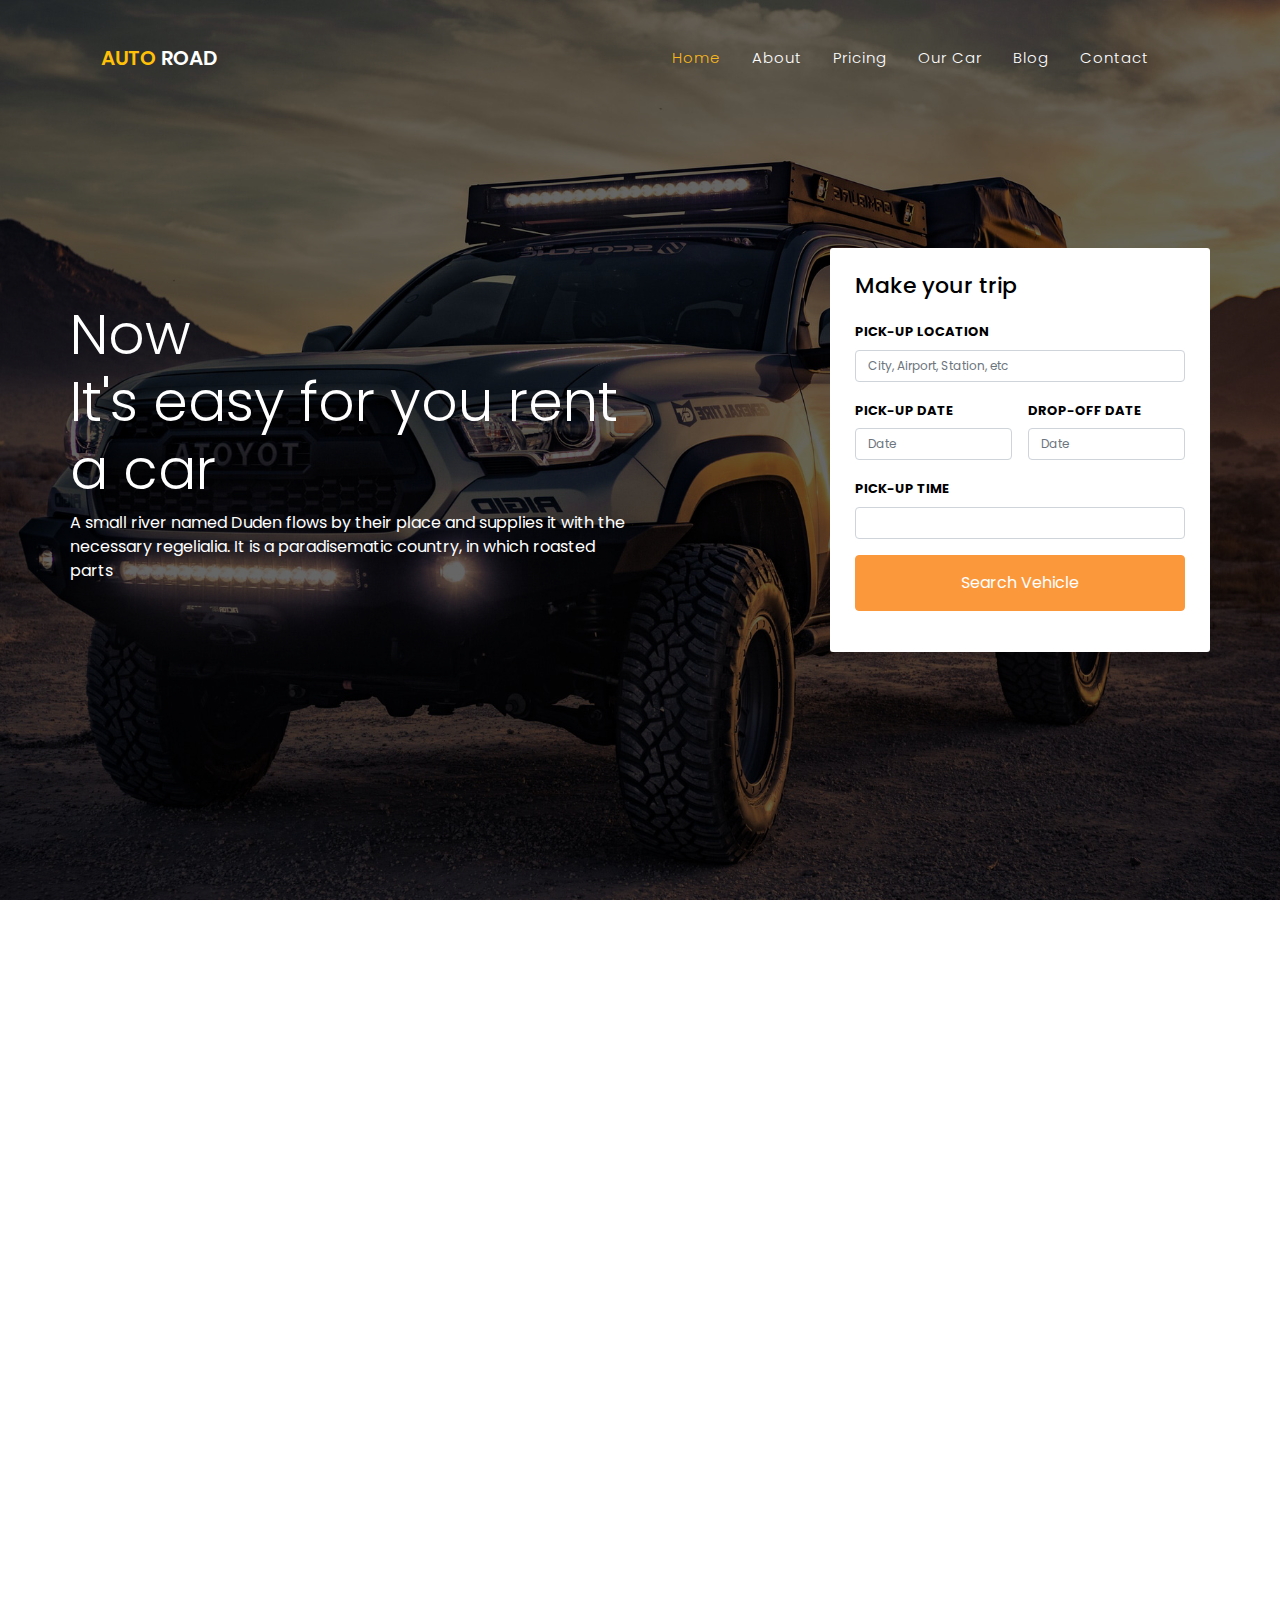
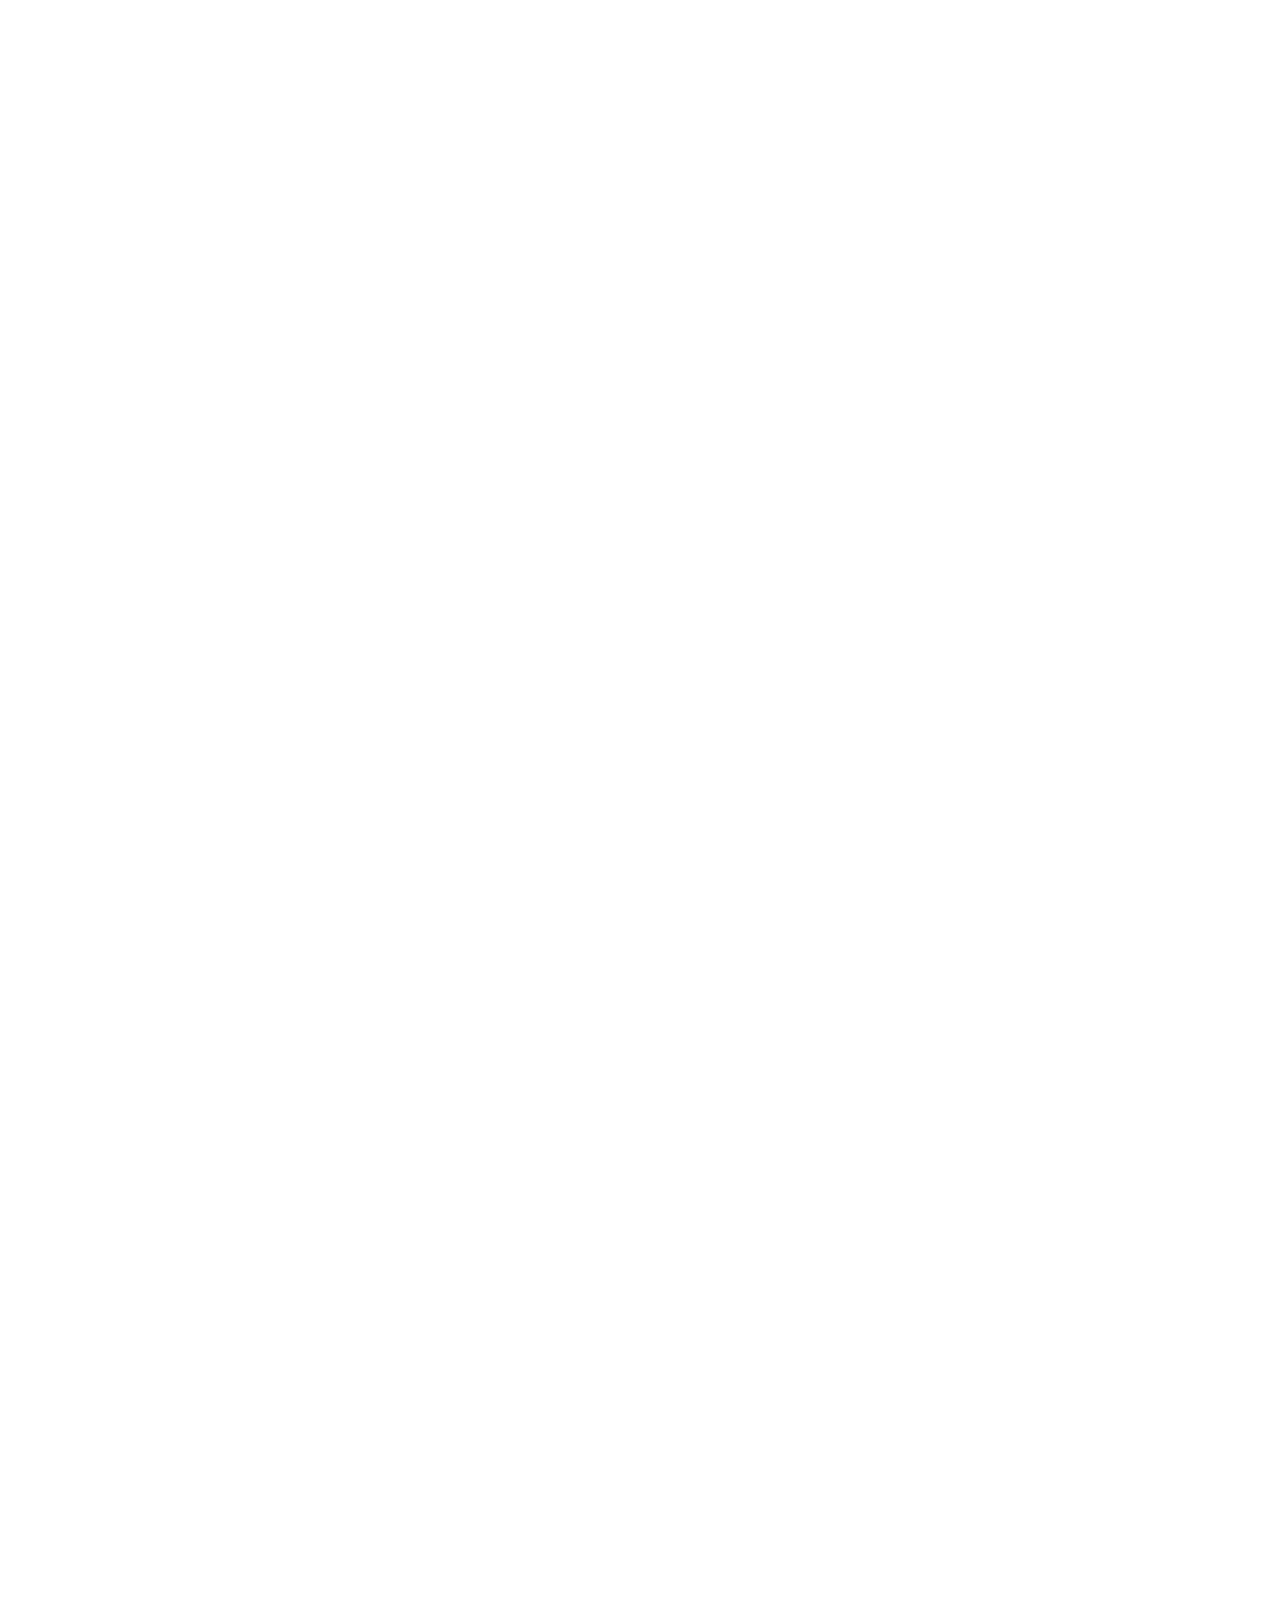
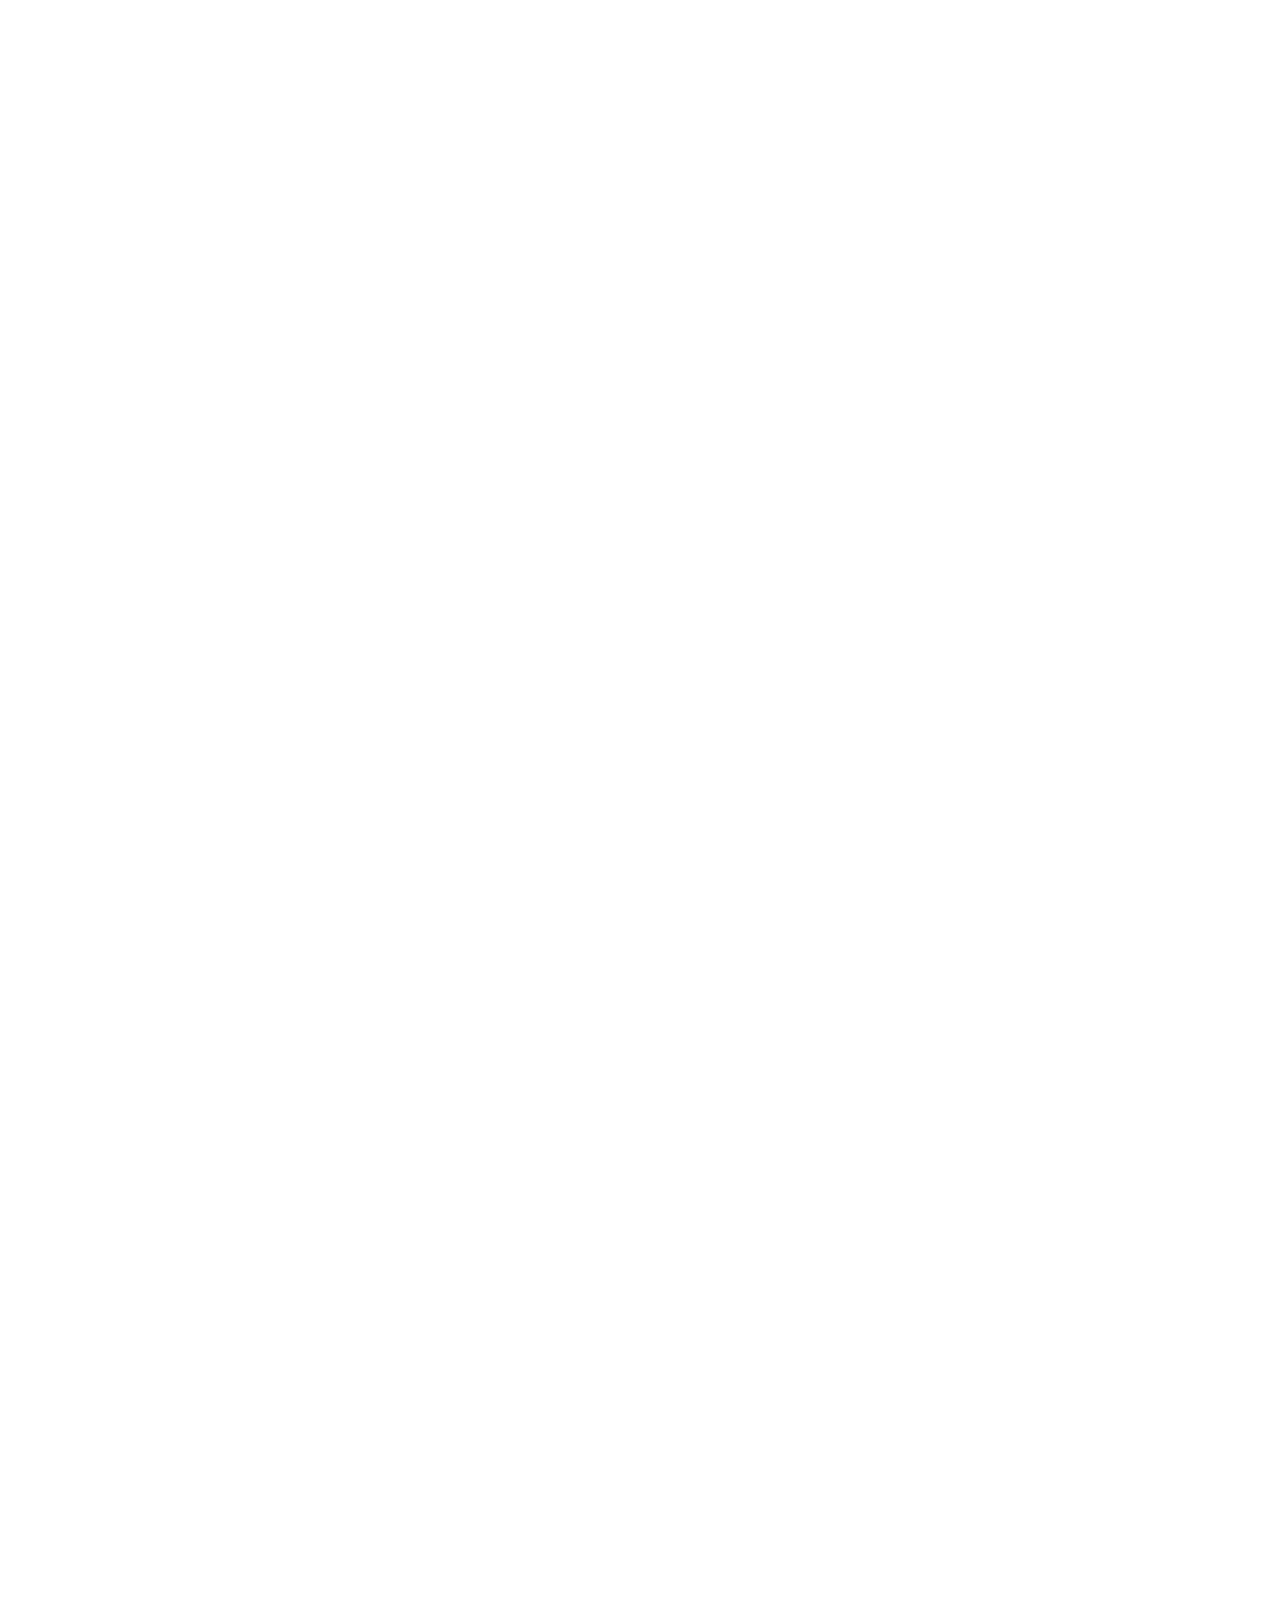
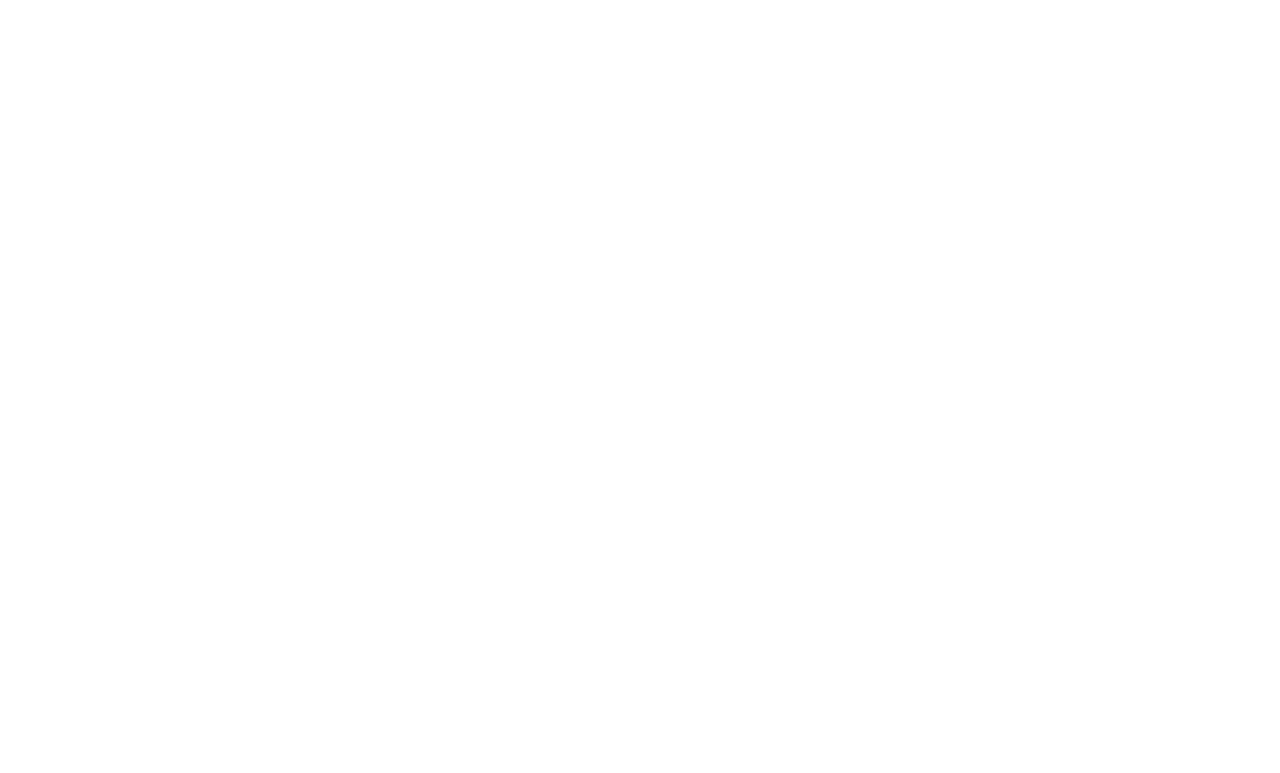
<file: previous/AutoRent/index.html>
<!DOCTYPE html>
<html>
  <head>
    <meta charset="utf-8" />
    <meta
      name="viewport"
      content="width=device-width, initial-scale=1, shrink-to-fit=no"
    />
    <title>Auto Road</title>
    <link href="bootstrap/css/bootstrap.css" rel="stylesheet" />
    <link rel="stylesheet" href="jqueryui/jquery-ui.css" />
    <link rel="stylesheet" href="style.css" />
    <link
      href="https://fonts.googleapis.com/css2?family=Poppins:wght@300;600&display=swap"
      rel="stylesheet"
    />
    <link rel="stylesheet" href="fontawesome/css/all.min.css" />
  </head>
  <body>
    <!--bolum1 başlangıc-->
    <section class="container-fluid bolum1">
      <div class="overlay"></div>
      <div class="container">
        <!--		navigasyon Başlangıc-->
        <nav class="navbar navbar-expand-md navbar-dark">
          <button
            class="navbar-toggler"
            type="button"
            data-toggle="collapse"
            data-target="#navbarSupportedContent"
            aria-controls="navbarSupportedContent"
            aria-expanded="false"
            aria-label="Toggle navigation"
          >
            <span class="navbar-toggler-icon"></span>
          </button>
          <a class="navbar-brand" href="#">
            <span class="text-warning">AUTO</span>
            <span class="text-white">ROAD</span>
          </a>
          <div class="collapse navbar-collapse" id="navbarSupportedContent">
            <ul class="navbar-nav ml-auto">
              <li class="nav-item active">
                <a class="nav-link" href="#"
                  >Home <span class="sr-only">(current)</span></a
                >
              </li>
              <li class="nav-item">
                <a class="nav-link" href="about.html">About</a>
              </li>
              <li class="nav-item"><a class="nav-link" href="#">Pricing</a></li>
              <li class="nav-item"><a class="nav-link" href="#">Our Car</a></li>
              <li class="nav-item"><a class="nav-link" href="#">Blog</a></li>
              <li class="nav-item"><a class="nav-link" href="#">Contact</a></li>
            </ul>
          </div>
        </nav>
        <!--		navigasyon bitiş-->

        <div class="row">
          <div class="col-md-6 text-white p-0 py-4">
            <h2 class="display-4">
              Now<br />
              It's easy for you rent a car
            </h2>
            <p>
              A small river named Duden flows by their place and supplies it
              with the necessary regelialia. It is a paradisematic country, in
              which roasted parts
            </p>
          </div>
          <div class="col-md-4 offset-md-2 bg-white sagicerik">
            <form action="" class="form-header">
              <h3>Make your trip</h3>
              <div class="form-group">
                <label for="">PICK-UP LOCATION</label>
                <input
                  type="text"
                  class="form-control"
                  placeholder="City, Airport, Station, etc"
                />
              </div>
              <div class="d-flex">
                <div class="form-group mr-2 flex-grow-1">
                  <label for="">PICK-UP DATE</label>
                  <input
                    type="text"
                    class="form-control"
                    id="book_pick_date"
                    placeholder="Date"
                  />
                </div>
                <div class="form-group ml-2 flex-grow-1">
                  <label for="">DROP-OFF DATE</label>
                  <input
                    type="text"
                    class="form-control"
                    id="book_off_date"
                    placeholder="Date"
                  />
                </div>
              </div>
              <div class="form-group">
                <label for="">PICK-UP TIME</label>
                <input type="text" class="form-control" id="tarih3" />
              </div>
              <div class="form-group">
                <input
                  type="submit"
                  class="btn btn-primary w-100"
                  value="Search Vehicle"
                />
              </div>
            </form>
          </div>
        </div>
      </div>
    </section>
    <!--Bölüm1 Sonu-->
    <!--bölüm2 Başlangıç-->
    <section class="container bolum2">
      <form action="">
        <div class="row">
          <div class="col-lg">
            <div class="form-group">
              <label for="">Model Select</label>
              <select name="model" id="" class="form-control">
                <option value="1">Model 1</option>
                <option value="2">Model 2</option>
                <option value="3">Model 3</option>
                <option value="4">Model 4</option>
              </select>
            </div>
          </div>
          <div class="col-lg">
            <div class="form-group">
              <label for="">Select Brand</label>
              <select name="brand" id="" class="form-control">
                <option value="1">Brand 1</option>
                <option value="2">Brand 2</option>
                <option value="3">Brand 3</option>
                <option value="4">Brand 4</option>
              </select>
            </div>
          </div>
          <div class="col-lg">
            <div class="form-group">
              <label for="">Year Model</label>
              <select name="yModel" id="" class="form-control">
                <option value="1">Model 1</option>
                <option value="2">Model 2</option>
                <option value="3">Model 3</option>
                <option value="4">Model 4</option>
              </select>
            </div>
          </div>
          <div class="col-lg">
            <div class="form-group">
              <label for="">Price Limit</label>
              <select name="price" id="" class="form-control">
                <option value="1">Model 1</option>
                <option value="2">Model 2</option>
                <option value="3">Model 3</option>
                <option value="4">Model 4</option>
              </select>
            </div>
          </div>
          <div class="col-lg">
            <div class="form-group">
              <input
                type="submit"
                class="form-control btn btn-primary"
                value="Search"
              />
            </div>
          </div>
        </div>
      </form>
    </section>
    <!--Bölüm2 Sonu-->
    <!--	Bölüm3 Başlangıç-->
    <section class="container bolum3">
      <p>OUR SERVICES</p>
      <h3>Our Services</h3>

      <div class="row">
        <div class="col-sm-6 col-lg-3 etiket">
          <i class="fas fa-tools"></i>
          <h4>24/7 Car Support</h4>
          <p>
            A small river named Duden flows by their place and supplies it with
            you
          </p>
        </div>
        <div class="col-sm-6 col-lg-3 etiket text-left">
          <i class="fas fa-tools"></i>
          <h4>24/7 Car Support</h4>
          <p>
            A small river named Duden flows by their place and supplies it with
            you
          </p>
        </div>
        <div class="col-sm-6 col-lg-3 etiket text-left">
          <i class="fas fa-tools"></i>
          <h4>24/7 Car Support</h4>
          <p>
            A small river named Duden flows by their place and supplies it with
            you
          </p>
        </div>
        <div class="col-sm-6 col-lg-3 etiket text-left">
          <i class="fas fa-tools"></i>
          <h4>24/7 Car Support</h4>
          <p>
            A small river named Duden flows by their place and supplies it with
            you
          </p>
        </div>
      </div>
    </section>

    <!--	Bölüm3 Bitiş-->
    <!--	Bölüm4 Başlangıç-->

    <section class="container-fluid bolum4">
      <p>WHAT WE OFFER</p>
      <h3>Choose Your Car</h3>
      <div class="row p-4">
        <div class="col-md-6 col-lg-3">
          <div class="etiket">
            <div
              class="img d-flex justify-content-start align-items-end"
              style="background: url('images/car-1.jpg')"
            >
              <div class="fiyat d-flex shadow">
                <span class="tutar">$30</span>
                <p class="from-day">
                  <span>From</span>
                  <span>/Day</span>
                </p>
              </div>
            </div>
            <h5>Mercedes Grand Sedan</h5>
            <p>Lorem ipsum dolor sit amet, consectetur adipisicing elit.</p>
            <div class="butonlar">
              <button class="btn">Book Now</button>
              <button class="btn">Details</button>
            </div>
          </div>
        </div>
        <div class="col-md-6 col-lg-3">
          <div class="etiket">
            <div
              class="img d-flex justify-content-start align-items-end"
              style="background: url('images/car-2.jpg')"
            >
              <div class="fiyat d-flex shadow">
                <span class="tutar">$30</span>
                <p class="from-day">
                  <span>From</span>
                  <span>/Day</span>
                </p>
              </div>
            </div>
            <h5>Mercedes Grand Sedan</h5>
            <p>Lorem ipsum dolor sit amet, consectetur adipisicing elit.</p>
            <div class="butonlar">
              <button class="btn">Book Now</button>
              <button class="btn">Details</button>
            </div>
          </div>
        </div>
        <div class="col-md-6 col-lg-3">
          <div class="etiket">
            <div
              class="img d-flex justify-content-start align-items-end"
              style="background: url('images/car-3.jpg')"
            >
              <div class="fiyat d-flex shadow">
                <span class="tutar">$30</span>
                <p class="from-day">
                  <span>From</span>
                  <span>/Day</span>
                </p>
              </div>
            </div>
            <h5>Mercedes Grand Sedan</h5>
            <p>Lorem ipsum dolor sit amet, consectetur adipisicing elit.</p>
            <div class="butonlar">
              <button class="btn">Book Now</button>
              <button class="btn">Details</button>
            </div>
          </div>
        </div>
        <div class="col-md-6 col-lg-3">
          <div class="etiket">
            <div
              class="img d-flex justify-content-start align-items-end"
              style="background: url('images/car-4.jpg')"
            >
              <div class="fiyat d-flex shadow">
                <span class="tutar">$30</span>
                <p class="from-day">
                  <span>From</span>
                  <span>/Day</span>
                </p>
              </div>
            </div>
            <h5>Mercedes Grand Sedan</h5>
            <p>Lorem ipsum dolor sit amet, consectetur adipisicing elit.</p>
            <div class="butonlar">
              <button class="btn">Book Now</button>
              <button class="btn">Details</button>
            </div>
          </div>
        </div>
        <div class="col-md-6 col-lg-3">
          <div class="etiket">
            <div
              class="img d-flex justify-content-start align-items-end"
              style="background: url('images/car-1.jpg')"
            >
              <div class="fiyat d-flex shadow">
                <span class="tutar">$30</span>
                <p class="from-day">
                  <span>From</span>
                  <span>/Day</span>
                </p>
              </div>
            </div>
            <h5>Mercedes Grand Sedan</h5>
            <p>Lorem ipsum dolor sit amet, consectetur adipisicing elit.</p>
            <div class="butonlar">
              <button class="btn">Book Now</button>
              <button class="btn">Details</button>
            </div>
          </div>
        </div>
        <div class="col-md-6 col-lg-3">
          <div class="etiket">
            <div
              class="img d-flex justify-content-start align-items-end"
              style="background: url('images/car-2.jpg')"
            >
              <div class="fiyat d-flex shadow">
                <span class="tutar">$30</span>
                <p class="from-day">
                  <span>From</span>
                  <span>/Day</span>
                </p>
              </div>
            </div>
            <h5>Mercedes Grand Sedan</h5>
            <p>Lorem ipsum dolor sit amet, consectetur adipisicing elit.</p>
            <div class="butonlar">
              <button class="btn">Book Now</button>
              <button class="btn">Details</button>
            </div>
          </div>
        </div>
        <div class="col-md-6 col-lg-3">
          <div class="etiket">
            <div
              class="img d-flex justify-content-start align-items-end"
              style="background: url('images/car-3.jpg')"
            >
              <div class="fiyat d-flex shadow">
                <span class="tutar">$30</span>
                <p class="from-day">
                  <span>From</span>
                  <span>/Day</span>
                </p>
              </div>
            </div>
            <h5>Mercedes Grand Sedan</h5>
            <p>Lorem ipsum dolor sit amet, consectetur adipisicing elit.</p>
            <div class="butonlar">
              <button class="btn">Book Now</button>
              <button class="btn">Details</button>
            </div>
          </div>
        </div>
        <div class="col-md-6 col-lg-3">
          <div class="etiket">
            <div
              class="img d-flex justify-content-start align-items-end"
              style="background: url('images/car-4.jpg')"
            >
              <div class="fiyat d-flex shadow">
                <span class="tutar">$30</span>
                <p class="from-day">
                  <span>From</span>
                  <span>/Day</span>
                </p>
              </div>
            </div>
            <h5>Mercedes Grand Sedan</h5>
            <p>Lorem ipsum dolor sit amet, consectetur adipisicing elit.</p>
            <div class="butonlar">
              <button class="btn">Book Now</button>
              <button class="btn">Details</button>
            </div>
          </div>
        </div>
      </div>
    </section>
    <!--	Bölüm 4 Sonu -->
    <!--Bölüm 5 Başlangıç -->
    <section class="container-fluid bolum5">
      <div class="overlay"></div>
      <div class="container">
        <p>WORK FLOW</p>
        <h2>How it works</h2>
        <div class="row">
          <div class="col-md-3">
            <div class="icerik">
              <div class="resim"><i class="fas fa-route"></i></div>
              <h3>Pick Destination</h3>
              <p>
                A small river named Duden flows by their place and supplies it
                with you
              </p>
            </div>
          </div>
          <div class="col-md-3">
            <div class="icerik">
              <div class="resim"><i class="fas fa-route"></i></div>
              <h3>Pick Destination</h3>
              <p>
                A small river named Duden flows by their place and supplies it
                with you
              </p>
            </div>
          </div>
          <div class="col-md-3">
            <div class="icerik">
              <div class="resim"><i class="fas fa-route"></i></div>
              <h3>Pick Destination</h3>
              <p>
                A small river named Duden flows by their place and supplies it
                with you
              </p>
            </div>
          </div>
          <div class="col-md-3">
            <div class="icerik">
              <div class="resim"><i class="fas fa-route"></i></div>
              <h3>Pick Destination</h3>
              <p>
                A small river named Duden flows by their place and supplies it
                with you
              </p>
            </div>
          </div>
        </div>
      </div>
    </section>
    <!--	Bölüm5 Sonu-->
    <!--	bölüm6 Başlangıç-->
    <section class="container bolum6">
      <p>TESTIMONIAL</p>
      <h2>Happy Clients</h2>
      <div class="row">
        <div class="col-md-4 mb-2">
          <div class="card d-block p-3 shadow">
            <img src="images/person_1.jpg" alt="" />
            <div class="card-body">
              <p>
                Some quick example text to build on the card title and make up
                the bulk of the card's content.
              </p>
              <h5>Roger Scott</h5>
              <span>Marketing Manager</span>
            </div>
          </div>
        </div>
        <div class="col-md-4 mb-2">
          <div class="card d-block p-3 shadow">
            <img src="images/person_1.jpg" alt="" />
            <div class="card-body">
              <p>
                Some quick example text to build on the card title and make up
                the bulk of the card's content.
              </p>
              <h5>Roger Scott</h5>
              <span>Marketing Manager</span>
            </div>
          </div>
        </div>
        <div class="col-md-4 mb-2">
          <div class="card d-block p-3 shadow">
            <img src="images/person_1.jpg" alt="" />
            <div class="card-body">
              <p>
                Some quick example text to build on the card title and make up
                the bulk of the card's content.
              </p>
              <h5>Roger Scott</h5>
              <span>Marketing Manager</span>
            </div>
          </div>
        </div>
      </div>
    </section>

    <!--	Bölüm 6 Sonu------->
    <!--	Bölüm 7 Başlangıç -->

    <section class="container bolum7">
      <div class="row">
        <div
          class="col-md-6 resim"
          style="background: url('images/about.jpg')"
        ></div>
        <article class="col-md-6">
          <div class="baslik">
            <p>ABOUT US</p>
            <h3>Choose A Perfect Car</h3>
          </div>
          <p class="icerik">
            A small river named Duden flows by their place and supplies it with
            the necessary regelialia. It is a paradisematic country, in which
            roasted parts of sentences fly into your mouth.
          </p>
          <p class="icerik">
            On her way she met a copy. The copy warned the Little Blind Text,
            that where it came from it would have been rewritten a thousand
            times and everything that was left from its origin would be the word
            "and" and the Little Blind Text should turn around and return to its
            own, safe country. But nothing the copy said could convince her and
            so it didn’t take long until a few insidious Copy Writers ambushed
            her, made her drunk with Longe and Parole and dragged her into their
            agency, where they abused her for their.
          </p>
          <button class="btn">Search Vehicle</button>
        </article>
      </div>
    </section>

    <!--	Bölüm 7 Sonu------->
    <!--	Bölüm 8 Başlangıç -->

    <footer class="container-fluid">
      <div class="container">
        <div class="row">
          <div class="col-md-3 mb-5">
            <h3>About Autoroad</h3>
            <p>
              Far far away, behind the word mountains, far from the countries
              Vokalia and Consonantia, there live the blind texts.
            </p>
            <ul class="sosyalmedya">
              <li>
                <a href=""><i class="fab fa-twitter"></i></a>
              </li>
              <li>
                <a href=""><i class="fab fa-facebook-f"></i></a>
              </li>
              <li>
                <a href=""><i class="fab fa-instagram"></i></a>
              </li>
            </ul>
          </div>

          <div class="col-md-3 mb-5">
            <h3>Information</h3>
            <ul class="footerliste">
              <li><a href="">About</a></li>
              <li><a href="">Services</a></li>
              <li><a href="">Term and Conditions</a></li>
              <li><a href="">About</a></li>
              <li><a href="">About</a></li>
            </ul>
          </div>
          <div class="col-md-3 mb-5">
            <h3>Customer Support</h3>
            <ul class="footerliste">
              <li><a href="">About</a></li>
              <li><a href="">Services</a></li>
              <li><a href="">Term and Conditions</a></li>
              <li><a href="">About</a></li>
              <li><a href="">About</a></li>
            </ul>
          </div>
          <div class="col-md-3 mb-5">
            <h3>Have a Questions?</h3>
            <ul class="footerliste">
              <li>
                <i class="fas fa-map-marker-alt"></i>
                <p>
                  203 Fake St. Mountain View, San Francisco, California, USA
                </p>
              </li>
              <li>
                <a href="#"
                  ><i class="fas fa-phone"></i>
                  <p>+2 392 3929 210</p></a
                >
              </li>
              <li>
                <a href="#"
                  ><i class="fas fa-envelope"></i>
                  <p>info@yourdomain.com</p></a
                >
              </li>
            </ul>
          </div>
        </div>
        <div class="row lisans justify-content-center">
          Copyright ©2020 All rights reserved
        </div>
      </div>
    </footer>

    <script src="bootstrap/js/jquery-3.4.1.min.js"></script>
    <script src="bootstrap/js/bootstrap.js"></script>
    <script src="jqueryui/jquery-ui.js"></script>
    <script src="jscript.js"></script>
  </body>
</html>
</file>
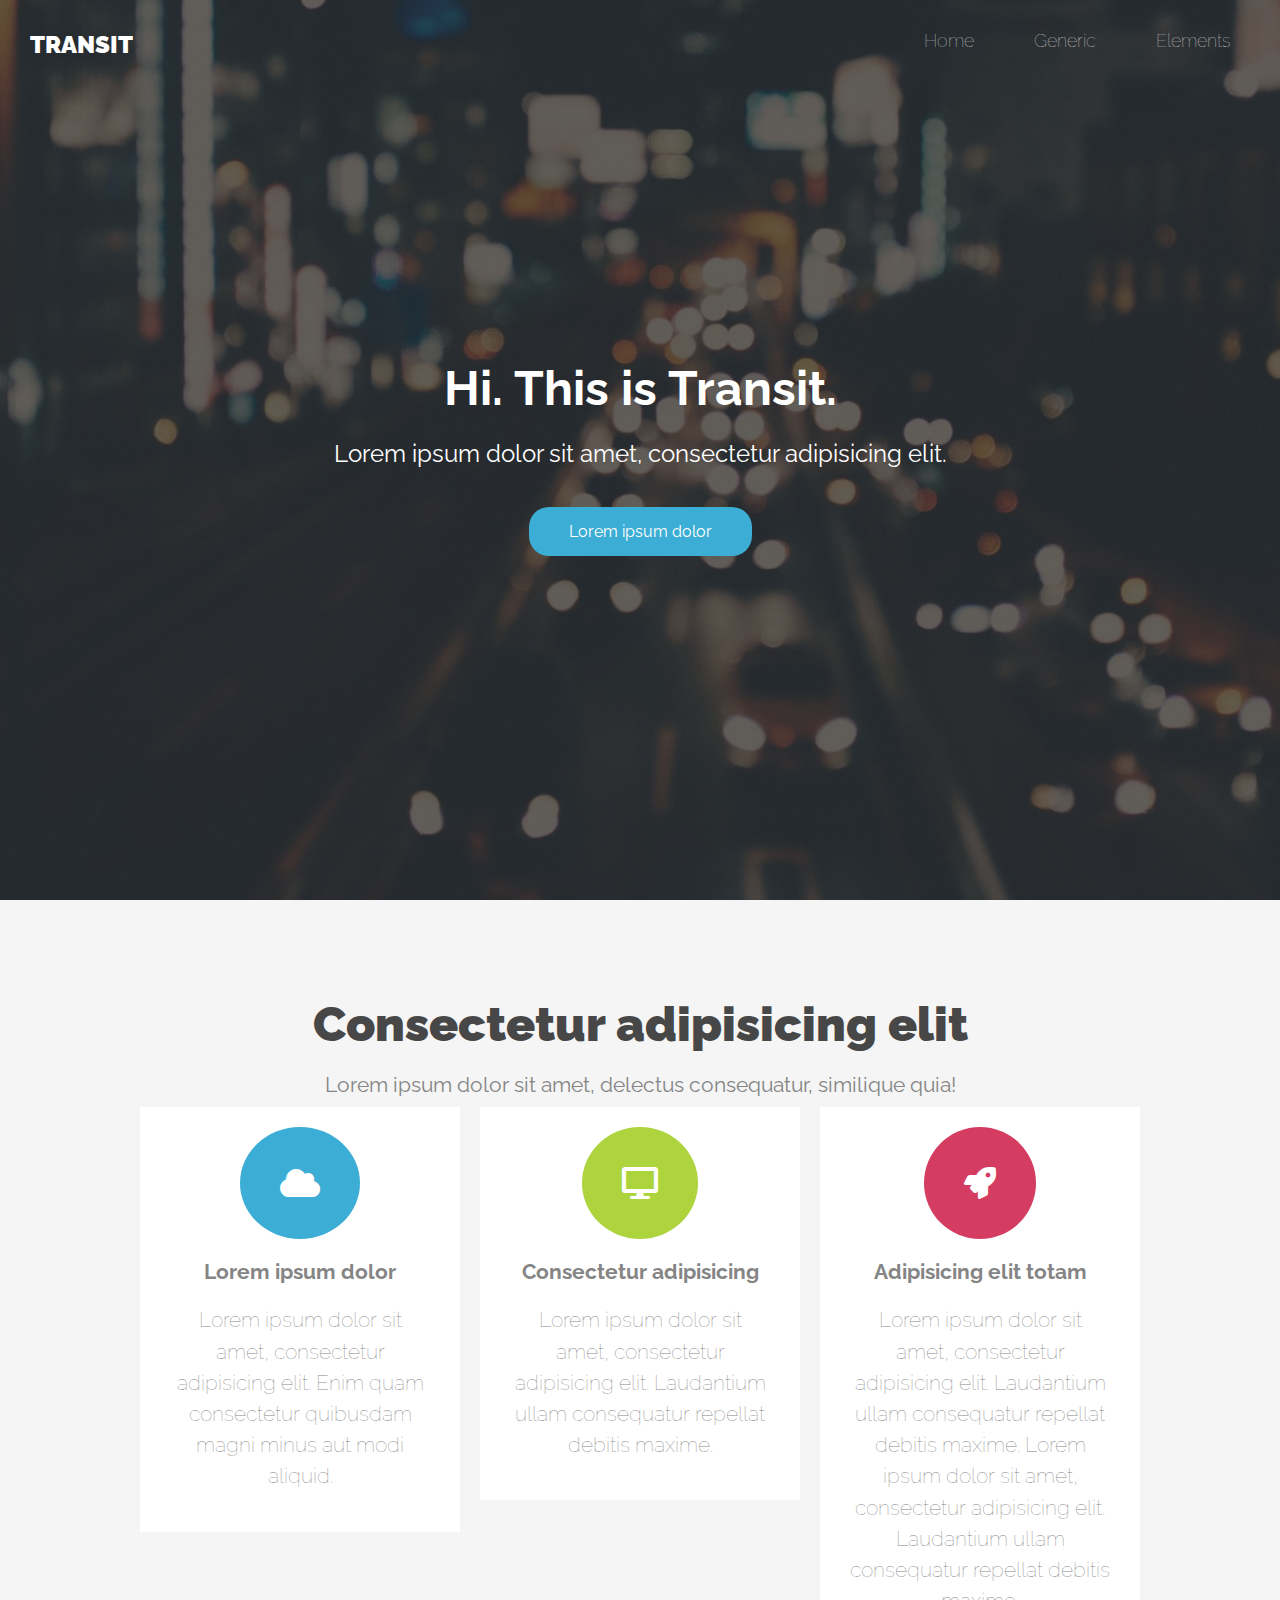
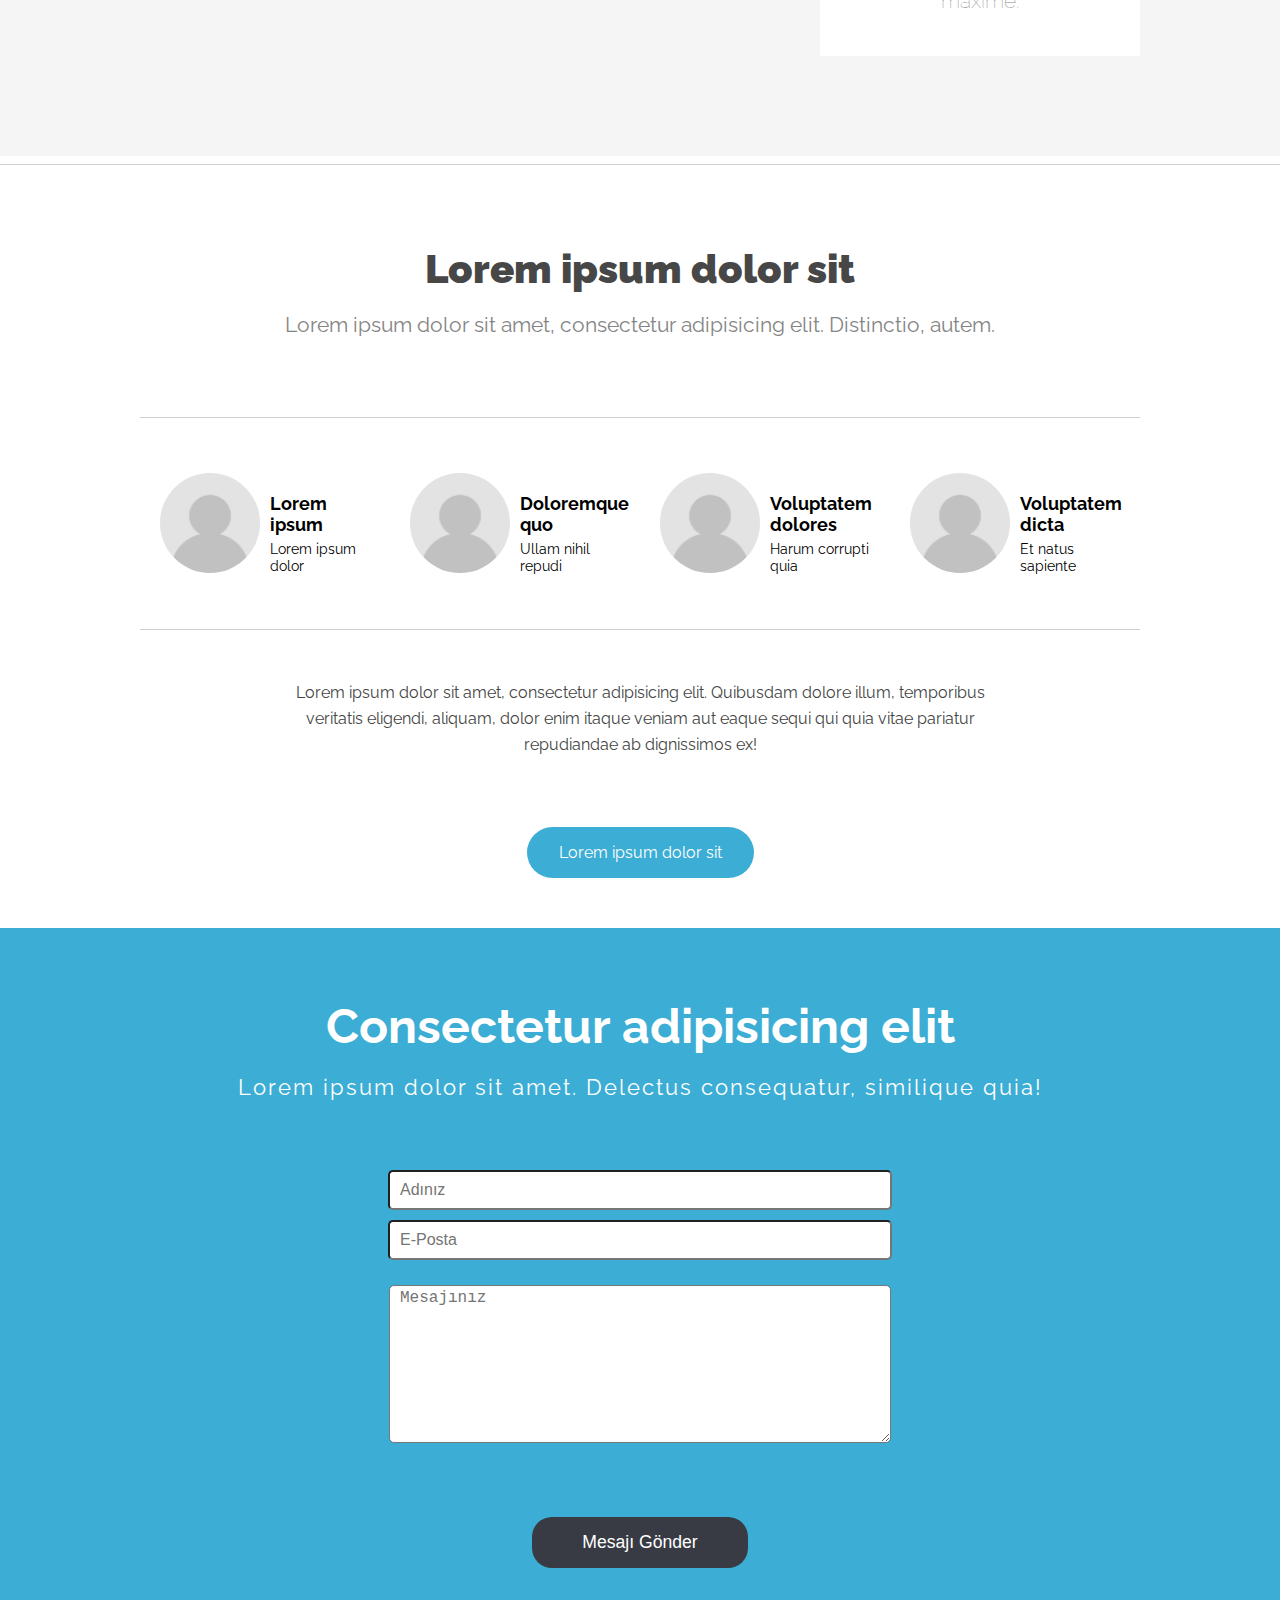
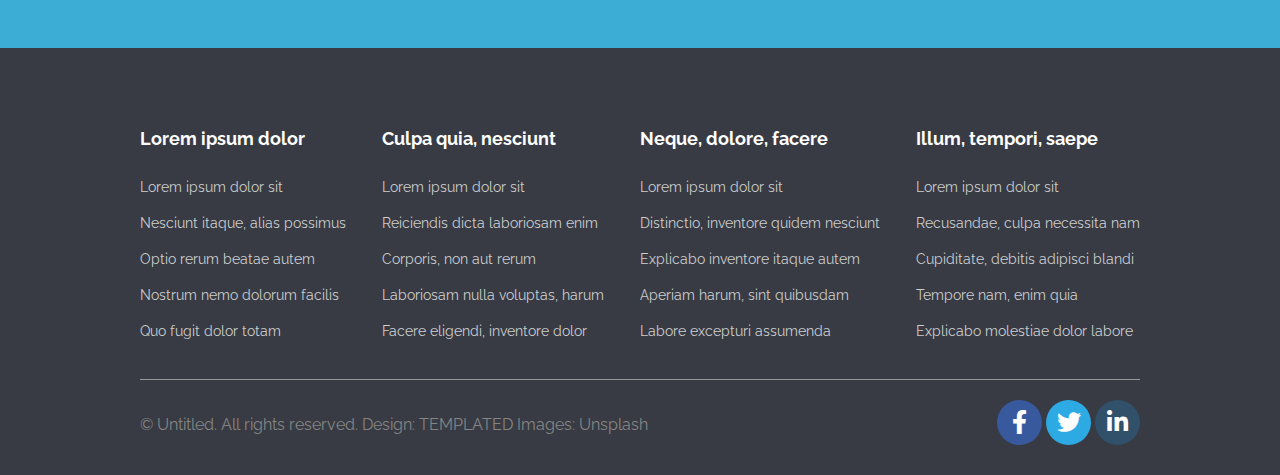
<file: previous/respSite/index.html>
<!doctype html>
<html>
<head>
<meta charset="utf-8">
<title>Responsive tasarım</title>
<meta name="viewport" content="width=device-width, initial-scale=1, maximum-scale=1.0, user-scalable=no">
<link href="responsive.css" rel="stylesheet">
<link href="fontawesome/css/all.css" rel="stylesheet">
<link rel="stylesheet" href="fonts/stylesheet.css">
<link href="https://fonts.googleapis.com/css?family=Raleway&display=swap" rel="stylesheet">

	
	</head>

<body>
<div class="wrapper">
    <div class="banner">
        <header>
            <h1>transit</h1>
            <nav class="menu">
                <ul>
                    <li><a href="#">Home</a></li>
                    <li><a href="#">Generic</a></li>
                    <li><a href="#">Elements</a></li>
                </ul>
            </nav>
        </header>
        <div class="yazi">
            <h2 class="altbaslik">Hi. This is Transit.</h2>
            <p>Lorem ipsum dolor sit amet, consectetur adipisicing elit.</p>
            <ul class="buton">
                <li> <a href="#" class="buton">Lorem ipsum dolor</a> </li>
            </ul>
        </div>
    </div>
    <section class="bolum1">
        <h2>Consectetur adipisicing elit</h2>
        <p>Lorem ipsum dolor sit amet, delectus consequatur, similique quia!</p>
        <div class="container">
            <div class="kutu"> <i class="fas fa-cloud birinci"></i>
                <h3>Lorem ipsum dolor</h3>
                <p>Lorem ipsum dolor sit amet, consectetur adipisicing elit. Enim quam consectetur quibusdam magni minus aut modi aliquid.</p>
            </div>
            <div class="kutu"> <i class="fas fa-desktop ikinci" ></i><br>
                <h3>Consectetur adipisicing</h3>
                <p>Lorem ipsum dolor sit amet, consectetur adipisicing elit. Laudantium ullam consequatur repellat debitis maxime.</p>
            </div>
            <div class="kutu"> <i class="fas fa-rocket ucuncu" ></i><br>
                <h3>Adipisicing elit totam</h3>
                <p>Lorem ipsum dolor sit amet, consectetur adipisicing elit. Laudantium ullam consequatur repellat debitis maxime.
                    Lorem ipsum dolor sit amet, consectetur adipisicing elit. Laudantium ullam consequatur repellat debitis maxime.</p>
            </div>
        </div>
    </section>
    <section class="bolum2">
        <h2>Lorem ipsum dolor sit</h2>
        <p>Lorem ipsum dolor sit amet, consectetur adipisicing elit. Distinctio, autem.</p>
        <div class="container">
            <div class="kisiler">
                <div class="kisi"> <img src="images/profile_placeholder.gif" alt="kisi" />
                    <h4>Lorem ipsum</h4>
                    <p>Lorem ipsum dolor</p>
                </div>
                <div class="kisi"> <img src="images/profile_placeholder.gif" alt="kisi" />
                    <h4>Doloremque quo</h4>
                    <p>Ullam nihil repudi</p>
                </div>
                <div class="kisi"> <img src="images/profile_placeholder.gif" alt="kisi" />
                    <h4>Voluptatem dolores</h4>
                    <p>Harum corrupti quia</p>
                </div>
                <div class="kisi"> <img src="images/profile_placeholder.gif" alt="kisi" />
                    <h4>Voluptatem dicta</h4>
                    <p>Et natus sapiente</p>
                </div>
            </div>
            <article>
                <p>Lorem ipsum dolor sit amet, consectetur adipisicing elit. Quibusdam dolore illum, temporibus veritatis eligendi, aliquam, dolor enim itaque veniam aut eaque sequi qui quia vitae pariatur repudiandae ab dignissimos ex!</p>
                <ul class="actions">
                    <li> <a href="#">Lorem ipsum dolor sit</a> </li>
                </ul>
            </article>
        </div>
    </section>
 
<section class="bolum3">
     
        <h2>Consectetur adipisicing elit</h2>
            <p>Lorem ipsum dolor sit amet. Delectus consequatur, similique quia!</p>
    
       <div class="container">
               <div class="form">
                   <form id="iletisim" name="iletisim" method="post">
                       <p>
                           <input name="ad" type="text" required="required" id="textfield" placeholder="Adınız">
                           <input name="email" type="email" required="required" id="email" placeholder="E-Posta">
                       </p>
                       <p>
                           <textarea name="textarea" required="required" id="textarea" placeholder="Mesajınız"></textarea>
                       </p>
                       <p>
                           <input type="submit" name="button" id="button" value="Mesajı Gönder">
                       </p>
                   </form>
            </div>
           
    </div>
    
    
</section>
    <footer>
        <div class="icerik">
        <div class="container">
			<div class="footerkutu">
            <h3>Lorem ipsum dolor</h3>
        <ul>
            <li><a href="#">Lorem ipsum dolor sit</a></li>
            <li><a href="#">Nesciunt itaque, alias possimus</a></li>
            <li><a href="#">Optio rerum beatae autem</a></li>
            <li><a href="#">Nostrum nemo dolorum facilis</a></li>
            <li><a href="#">Quo fugit dolor totam</a></li>
        </ul>
				</div>
			<div class="footerkutu">
			  <h3>Culpa quia, nesciunt</h3>
			        <ul>
									<li><a href="#">Lorem ipsum dolor sit</a></li>
									<li><a href="#">Reiciendis dicta laboriosam enim</a></li>
									<li><a href="#">Corporis, non aut rerum</a></li>
									<li><a href="#">Laboriosam nulla voluptas, harum</a></li>
									<li><a href="#">Facere eligendi, inventore dolor</a></li>
								</ul>
				</div>
			<div class="footerkutu">
			  <h3>Neque, dolore, facere</h3>
			 <ul>
                <li><a href="#">Lorem ipsum dolor sit</a></li>
                <li><a href="#">Distinctio, inventore quidem nesciunt</a></li>
                <li><a href="#">Explicabo inventore itaque autem</a></li>
                <li><a href="#">Aperiam harum, sint quibusdam</a></li>
                <li><a href="#">Labore excepturi assumenda</a></li>
            </ul>
				</div>
			<div class="footerkutu">
			<h3>Illum, tempori, saepe
</h3>
			       <ul>
                    <li><a href="#">Lorem ipsum dolor sit</a></li>
                    <li><a href="#">Recusandae, culpa necessita nam</a></li>
                    <li><a href="#">Cupiditate, debitis adipisci blandi</a></li>
                    <li><a href="#">Tempore nam, enim quia</a></li>
                    <li><a href="#">Explicabo molestiae dolor labore</a></li>
                </ul>
				</div>
			
			
			
        </div>
    
			<div class="sosyal">
                <div class="lisans">
                <p>© Untitled. All rights reserved. Design: TEMPLATED Images: Unsplash</p>

                <div class="icons">
                    <i class="fab fa-facebook-f facebook"></i>
                    <i class="fab fa-twitter twitter"></i>
                    <i class="fab fa-linkedin-in linkedin"></i>
                </div>

                </div>
                <div  class="temizle"></div>
            </div>
</div>    
    </footer>
</div>    
</body>
</html>
</file>
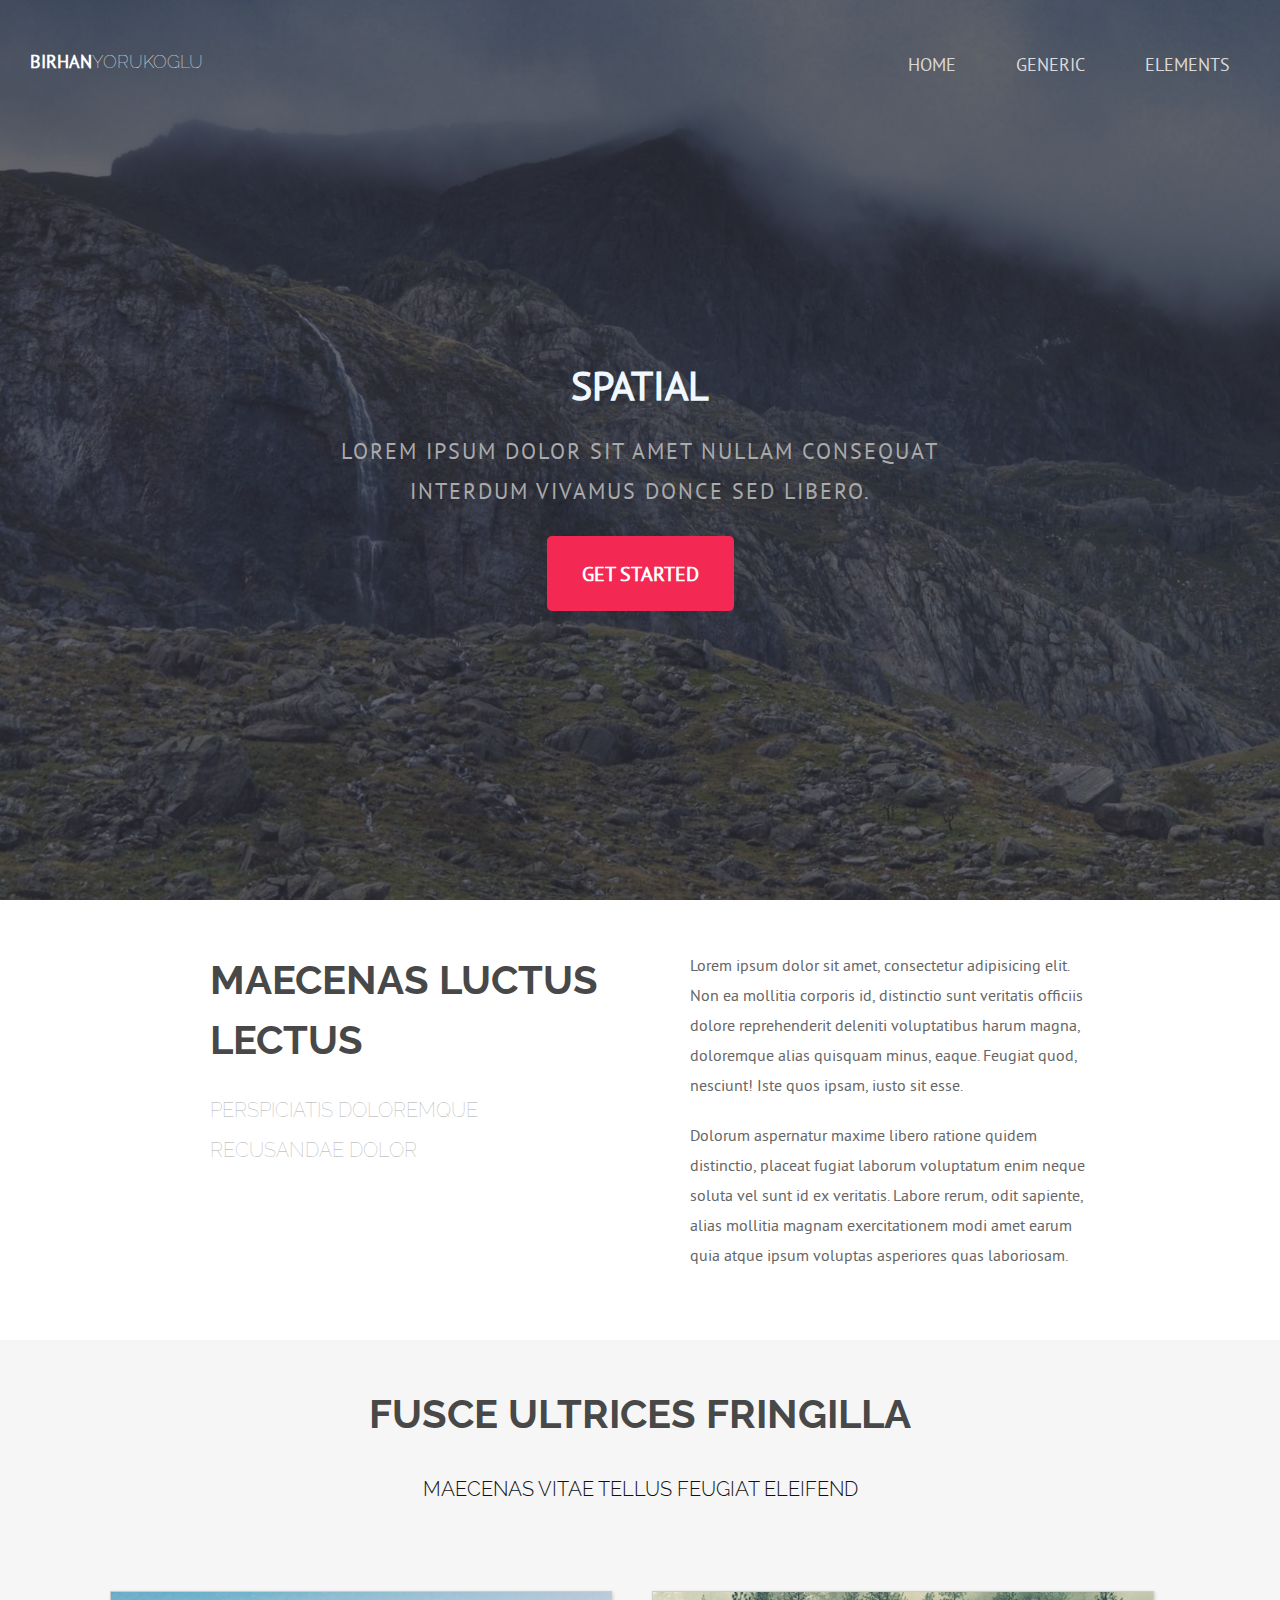
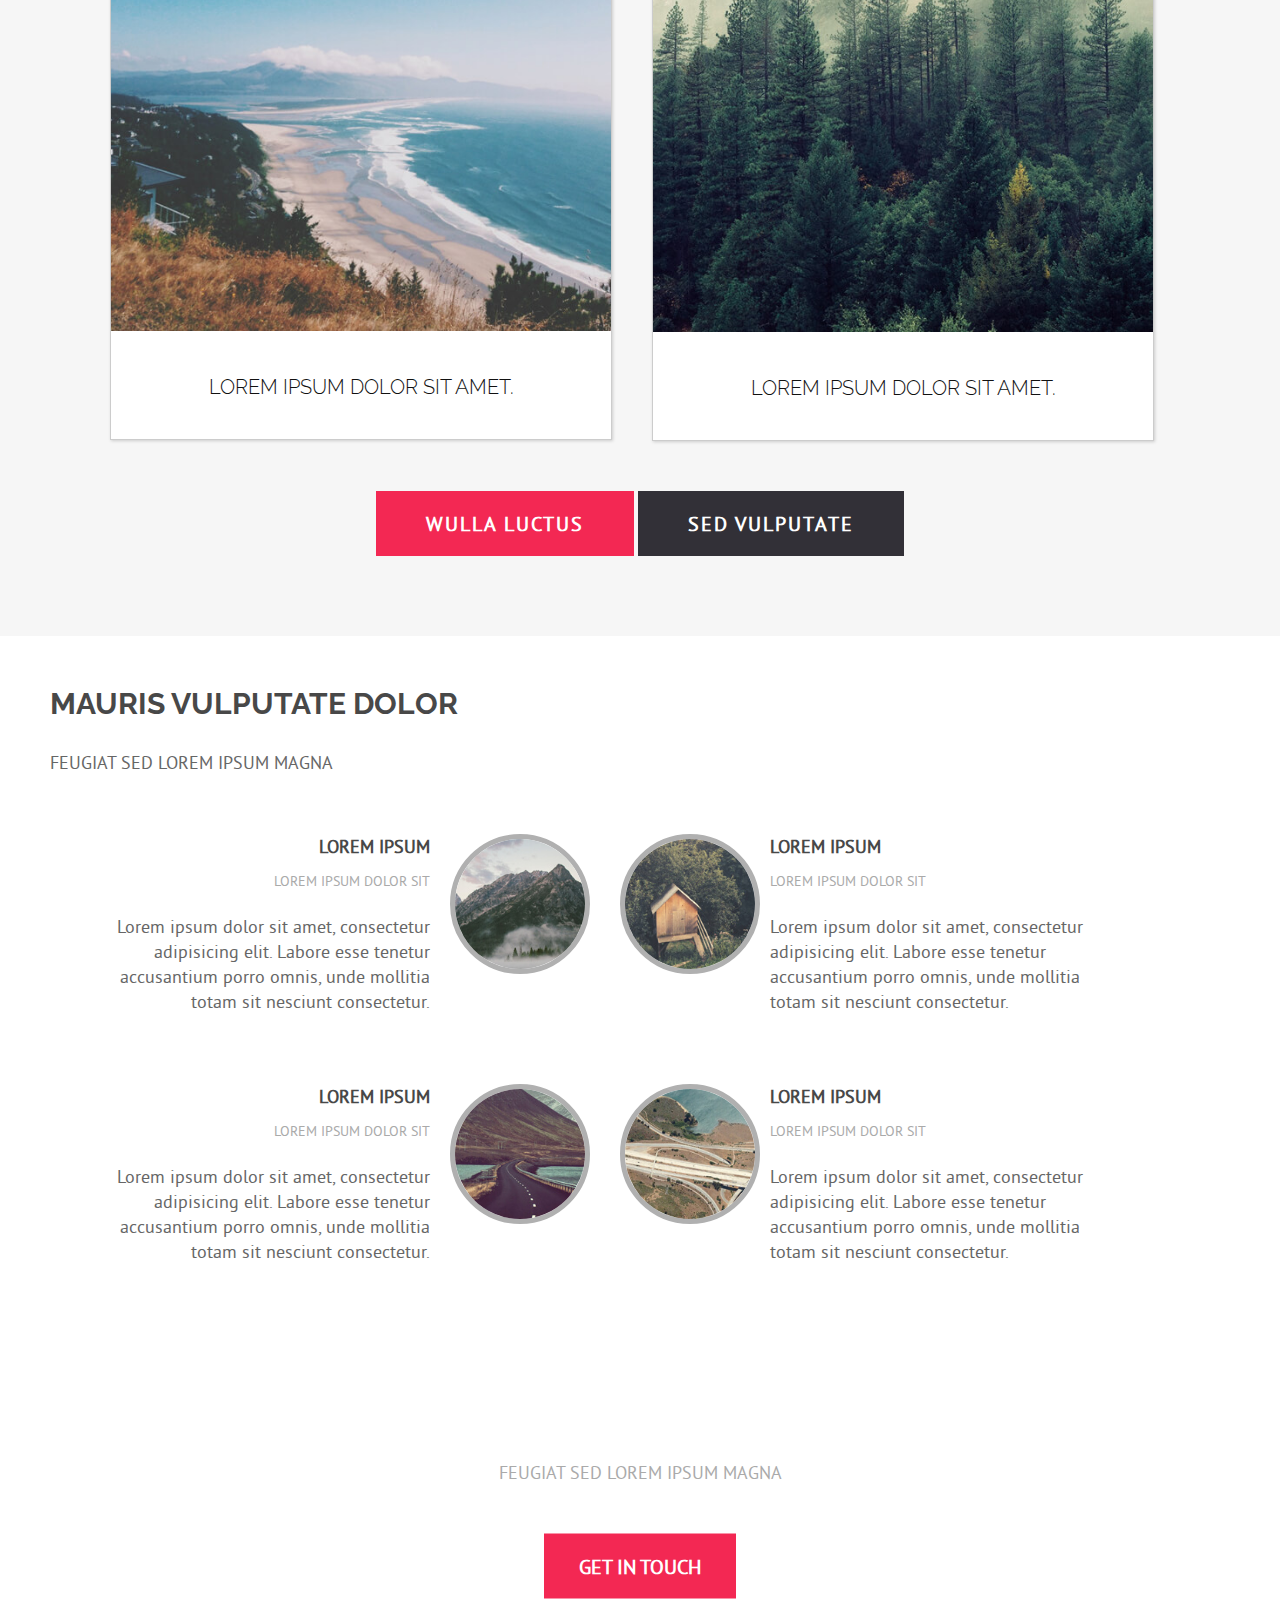
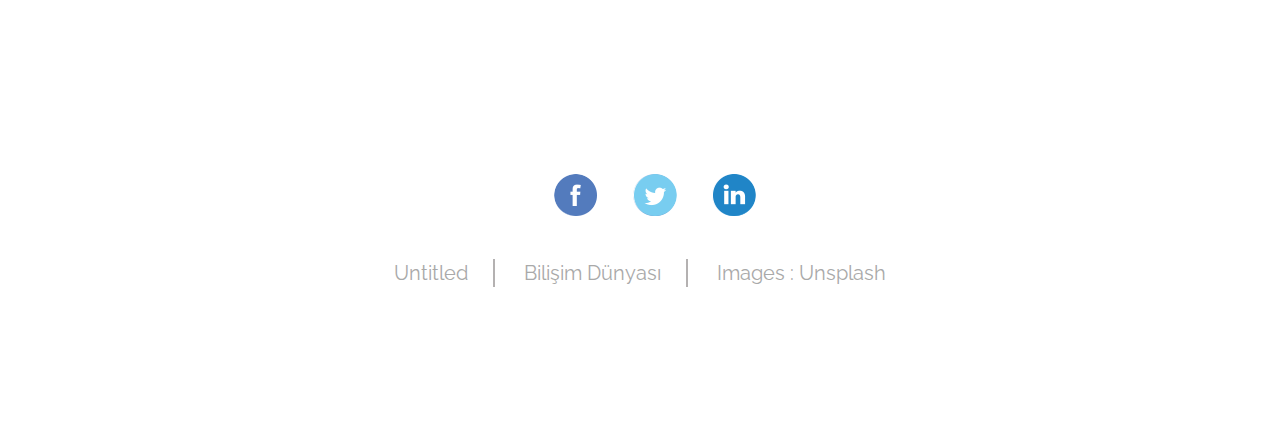
<file: previous/Spatial/index.html>
<!DOCTYPE html>
<html>
  <head>
    <meta charset="utf-8" />
    <title>Untitled Document</title>
    <link rel="stylesheet" href="stil.css" />
    <link rel="stylesheet" href="fonts/stylesheet.css" />
    <link
      href="https://fonts.googleapis.com/css?family=Raleway"
      rel="stylesheet"
    />
  </head>

  <body>
    <header class="ust">
      <h1>
        <strong><a href="index.html">Birhan</a></strong>YORUKOGLU
      </h1>
      <nav id="nav">
        <ul>
          <li><a href="index.html">Home</a></li>
          <li><a href="generic.html">Generic</a></li>
          <li><a href="elements.html">Elements</a></li>
        </ul>
      </nav>

      <!-- Burası 1. Bölüm olacak-->
      <section id="banner">
        <h2>Spatial</h2>
        <p>
          Lorem ipsum dolor sit amet nullam consequat <br />
          interdum vivamus donce sed libero.
        </p>
        <a href="#" class="button special big">Get Started</a>
      </section>
    </header>
    <!-- Burası 2. Bölüm olacak-->
    <section id="bolum2">
      <div class="kapsayici">
        <div class="sol">
          <h2>MAECENAS LUCTUS LECTUS</h2>
          <p>PERSPICIATIS DOLOREMQUE RECUSANDAE DOLOR</p>
        </div>
        <div class="sag">
          <article>
            <p>
              Lorem ipsum dolor sit amet, consectetur adipisicing elit. Non ea
              mollitia corporis id, distinctio sunt veritatis officiis dolore
              reprehenderit deleniti voluptatibus harum magna, doloremque alias
              quisquam minus, eaque. Feugiat quod, nesciunt! Iste quos ipsam,
              iusto sit esse.
            </p>
            <p>
              Dolorum aspernatur maxime libero ratione quidem distinctio,
              placeat fugiat laborum voluptatum enim neque soluta vel sunt id ex
              veritatis. Labore rerum, odit sapiente, alias mollitia magnam
              exercitationem modi amet earum quia atque ipsum voluptas
              asperiores quas laboriosam.
            </p>
          </article>
        </div>
        <div class="temizle"></div>
      </div>
    </section>
    <div class="temizle"></div>

    <!-- Burası 3. Bölüm olacak-->
    <section id="bolum3">
      <h2>FUSCE ULTRICES FRINGILLA</h2>
      <p>MAECENAS VITAE TELLUS FEUGIAT ELEIFEND</p>
      <div class="kapsayici2">
        <div class="resim">
          <img src="images/pic02.jpg" />
          <p>LOREM IPSUM DOLOR SIT AMET.</p>
        </div>
        <div class="resim">
          <img src="images/pic03.jpg" />
          <p>LOREM IPSUM DOLOR SIT AMET.</p>
        </div>
      </div>
      <div class="temizle"></div>
      <ul class="yonlendir">
        <li><a href="#">Wulla Luctus</a></li>
        <li><a href="#">Sed Vulputate</a></li>
      </ul>
      <div class="temizle"></div>
    </section>

    <!-- Burası 4. Bölüm olacak-->

    <section id="bolum4">
      <h2>MAURIS VULPUTATE DOLOR</h2>
      <p>FEUGIAT SED LOREM IPSUM MAGNA</p>
      <div class="kapsayici">
        <div class="bolumler">
          <div class="kucukresim"><img src="images/pic04.jpg" /></div>
          <div class="yazi">
            <h3>LOREM IPSUM</h3>
            <p>LOREM IPSUM DOLOR SIT</p>
            <p>
              Lorem ipsum dolor sit amet, consectetur adipisicing elit. Labore
              esse tenetur accusantium porro omnis, unde mollitia totam sit
              nesciunt consectetur.
            </p>
          </div>
        </div>
        <div class="bolumler">
          <div class="kucukresim"><img src="images/pic07.jpg" /></div>
          <div class="yazi">
            <h3>LOREM IPSUM</h3>
            <p>LOREM IPSUM DOLOR SIT</p>
            <p>
              Lorem ipsum dolor sit amet, consectetur adipisicing elit. Labore
              esse tenetur accusantium porro omnis, unde mollitia totam sit
              nesciunt consectetur.
            </p>
          </div>
        </div>
        <div class="bolumler">
          <div class="kucukresim"><img src="images/pic06.jpg" /></div>
          <div class="yazi">
            <h3>LOREM IPSUM</h3>
            <p>LOREM IPSUM DOLOR SIT</p>
            <p>
              Lorem ipsum dolor sit amet, consectetur adipisicing elit. Labore
              esse tenetur accusantium porro omnis, unde mollitia totam sit
              nesciunt consectetur.
            </p>
          </div>
        </div>
        <div class="bolumler">
          <div class="kucukresim"><img src="images/pic05.jpg" /></div>
          <div class="yazi">
            <h3>LOREM IPSUM</h3>
            <p>LOREM IPSUM DOLOR SIT</p>
            <p>
              Lorem ipsum dolor sit amet, consectetur adipisicing elit. Labore
              esse tenetur accusantium porro omnis, unde mollitia totam sit
              nesciunt consectetur.
            </p>
          </div>
        </div>
      </div>
    </section>
    <div class="temizle"></div>
    <!-------------Bölüm5 Başlangıcı------------->

    <section id="bolum5">
      <div class="icerik">
        <h2>AENEAN ELEMENTUM LIGULA</h2>
        <p>FEUGIAT SED LOREM IPSUM MAGNA</p>
        <a href="#">GET IN TOUCH</a>
      </div>
    </section>
    <footer>
      <div class="sosyal">
        <a href="#" title="facebook"></a>
        <a href="#" title="twitter"></a>
        <a href="#" title="linkedin"></a>
        <ul>
          <li>
            <p>Untitled</p>
          </li>
          <li>
            <p>Bilişim Dünyası</p>
          </li>
          <li>
            <p>Images : Unsplash</p>
          </li>
        </ul>
      </div>
    </footer>
  </body>
</html>
</file>
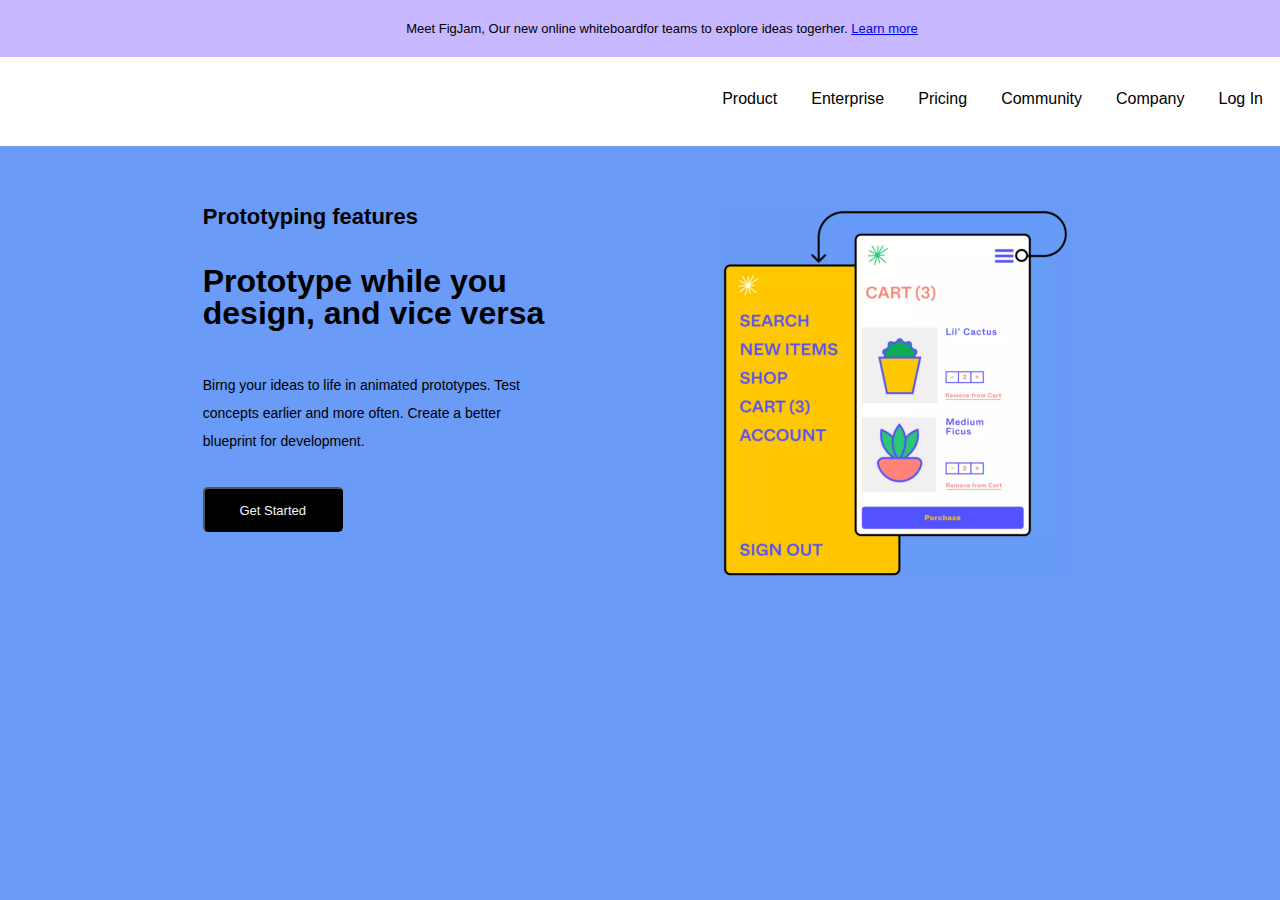
<file: things/04_figjam_class/index.html>
<!DOCTYPE html>
<html lang="en">
  <head>
    <meta charset="UTF-8" />
    <meta http-equiv="X-UA-Compatible" content="IE=edge" />
    <meta name="viewport" content="width=device-width, initial-scale=1.0" />
    <title>Figjam v2</title>
    <link rel="stylesheet" href="reset.css" />
    <link rel="stylesheet" href="style.css" />
  </head>
  <body>
    <header>
      <aside>
        <p>
          Meet FigJam, Our new online whiteboardfor teams to explore ideas
          togerher. <a href="#">Learn more</a>
        </p>
      </aside>
      <nav>
        <ul>
          <li>Product</li>
          <li>Enterprise</li>
          <li>Pricing</li>
          <li>Community</li>
          <li>Company</li>
          <li>Log In</li>
        </ul>
      </nav>
    </header>

    <main>
      <article class="text">
        <h3>Prototyping features</h3>
        <h1>Prototype while you design, and vice versa</h1>
        <p>
          Birng your ideas to life in animated prototypes. Test concepts earlier
          and more often. Create a better blueprint for development.
        </p>
        <input type="button" value="Get Started" />
      </article>
      <figure>
        <img src="image/figure.png" alt="" />
      </figure>
    </main>
  </body>
</html>
</file>
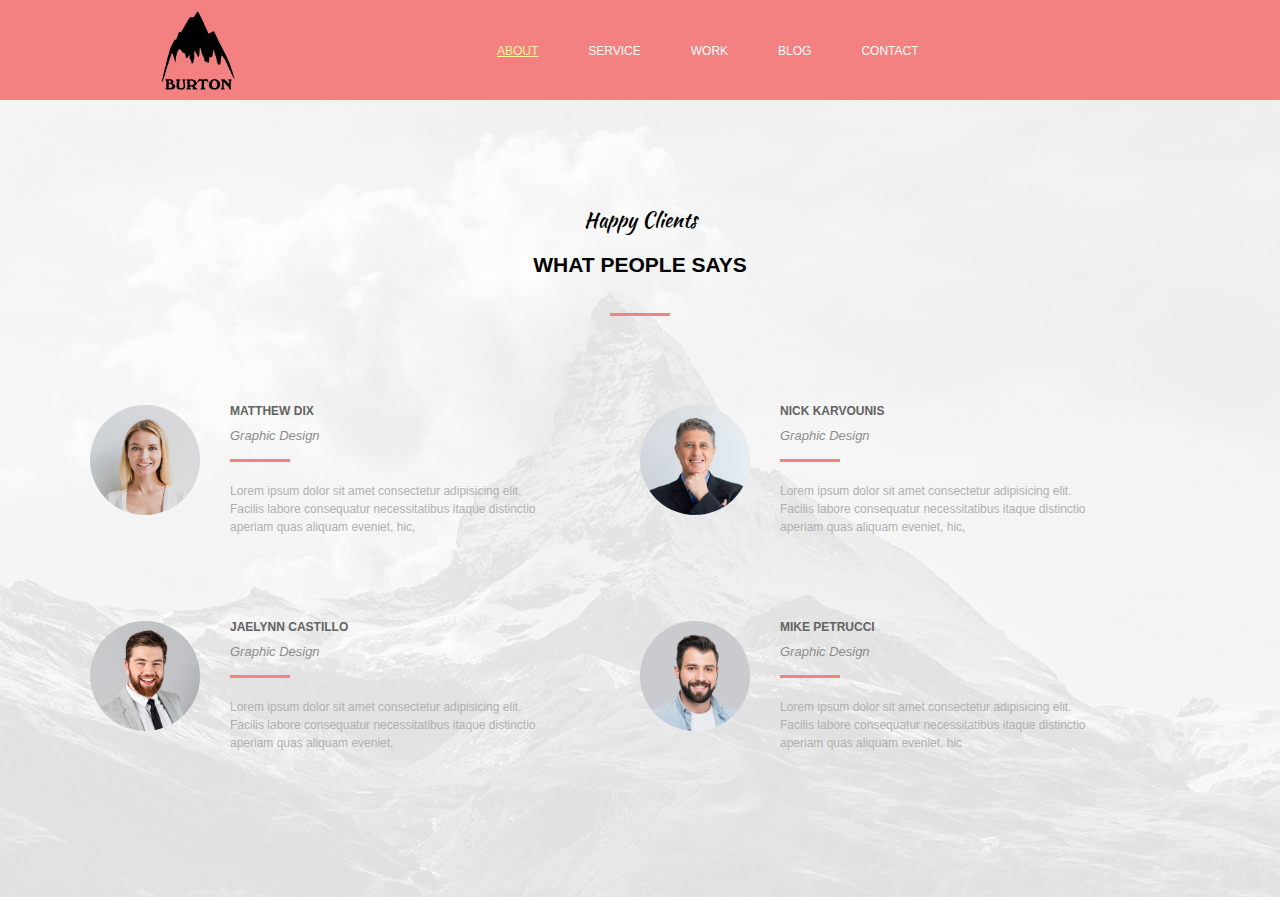
<file: things/05_happy_clients/index.html>
<!DOCTYPE html>
<html lang="en">
  <head>
    <meta charset="UTF-8" />
    <meta http-equiv="X-UA-Compatible" content="IE=edge" />
    <meta name="viewport" content="width=device-width, initial-scale=1.0" />
    <title>Happy Clients</title>
    <link rel="stylesheet" href="reset.css" />
    <link
      rel="stylesheet"
      href="https://cdnjs.cloudflare.com/ajax/libs/font-awesome/6.2.0/css/all.min.css"
      integrity="sha512-xh6O/CkQoPOWDdYTDqeRdPCVd1SpvCA9XXcUnZS2FmJNp1coAFzvtCN9BmamE+4aHK8yyUHUSCcJHgXloTyT2A=="
      crossorigin="anonymous"
      referrerpolicy="no-referrer"
    />
    <link rel="preconnect" href="https://fonts.googleapis.com" />
    <link rel="preconnect" href="https://fonts.gstatic.com" crossorigin />
    <link
      href="https://fonts.googleapis.com/css2?family=Kaushan+Script&display=swap"
      rel="stylesheet"
    />

    <link rel="stylesheet" href="style.css" />
  </head>
  <body>
    <header>
      <div class="logo"><img src="image/burton.png" alt="logo" /></div>
      <div class="navbar">
        <ul>
          <li class="active"><a href="#">ABOUT</a></li>
          <li><a href="#">SERVICE</a></li>
          <li><a href="#">WORK</a></li>
          <li><a href="#">BLOG</a></li>
          <li><a href="#">CONTACT</a></li>
          <li>
            <a href="#"><i class="fa-solid fa-cart-shopping"></i></a>
          </li>
          <li>
            <a href="#"><i class="fa-solid fa-magnifying-glass"></i></a>
          </li>
        </ul>
      </div>
    </header>
    <div class="container">
      <div class="title"></div>
      <h2>Happy Clients</h2>
      <h1 class="line">WHAT PEOPLE SAYS</h1>

      <div class="boxes">
        <div class="box">
          <img src="image/1.jpg" alt="user1" />
          <div class="text">
            <h3 class="name">MATTHEW DIX</h3>
            <h4 class="line">Graphic Design</h4>
            <p class="words">
              Lorem ipsum dolor sit amet consectetur adipisicing elit. Facilis
              labore consequatur necessitatibus itaque distinctio aperiam quas
              aliquam eveniet, hic,
            </p>
          </div>
        </div>
        <div class="box">
          <img src="image/2.jpg" alt="user1" />
          <div class="text">
            <h3 class="name">NICK KARVOUNIS</h3>
            <h4 class="line">Graphic Design</h4>
            <p class="words">
              Lorem ipsum dolor sit amet consectetur adipisicing elit. Facilis
              labore consequatur necessitatibus itaque distinctio aperiam quas
              aliquam eveniet, hic,
            </p>
          </div>
        </div>
        <div class="box">
          <img src="image/3.jpg" alt="user1" />
          <div class="text">
            <h3 class="name">JAELYNN CASTILLO</h3>
            <h4 class="line">Graphic Design</h4>
            <p class="words">
              Lorem ipsum dolor sit amet consectetur adipisicing elit. Facilis
              labore consequatur necessitatibus itaque distinctio aperiam quas
              aliquam eveniet,
            </p>
          </div>
        </div>
        <div class="box">
          <img src="image/4.jpg" alt="user1" />
          <div class="text">
            <h3 class="name">MIKE PETRUCCI</h3>
            <h4 class="line">Graphic Design</h4>
            <p class="words">
              Lorem ipsum dolor sit amet consectetur adipisicing elit. Facilis
              labore consequatur necessitatibus itaque distinctio aperiam quas
              aliquam eveniet, hic
            </p>
          </div>
        </div>
      </div>
    </div>
  </body>
</html>
</file>
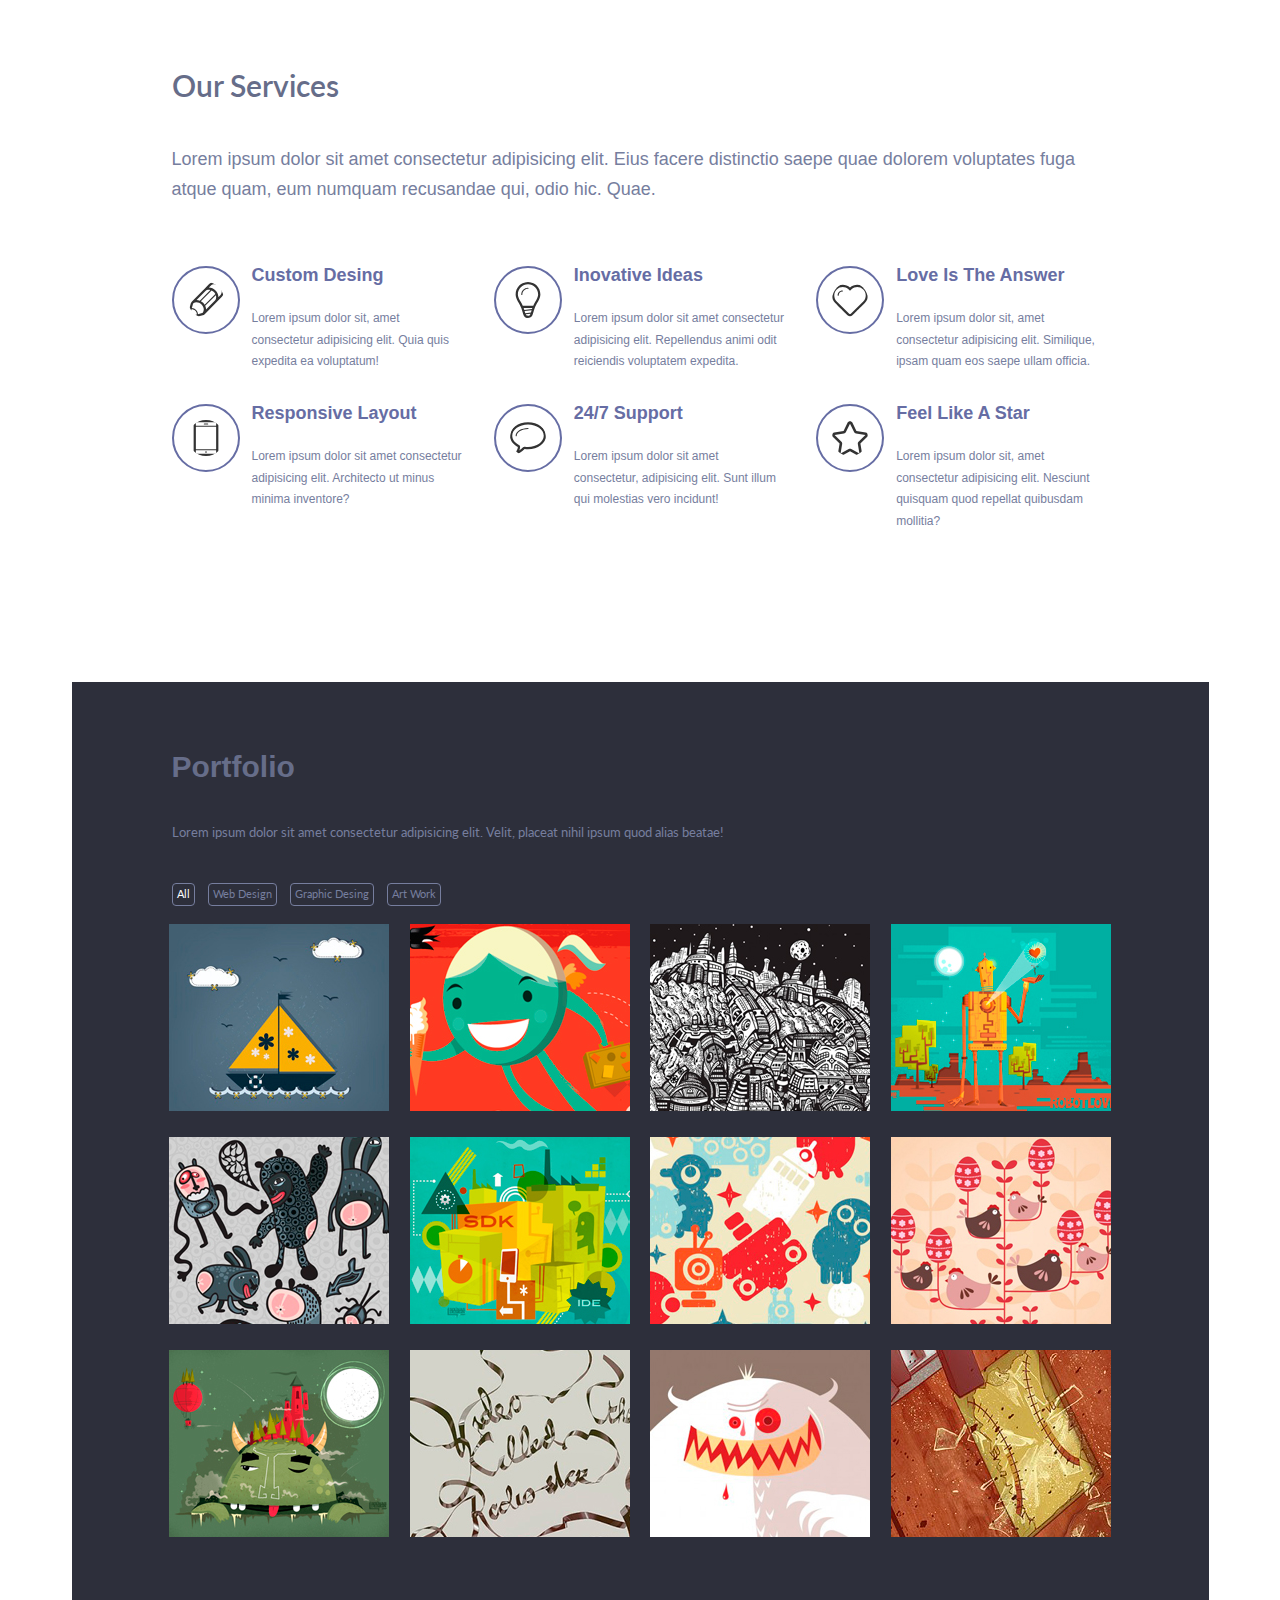
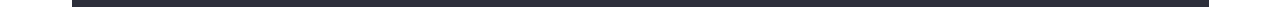
<file: things/06_portfolio/index.html>
<!DOCTYPE html>
<html lang="en">
  <head>
    <meta charset="UTF-8" />
    <meta http-equiv="X-UA-Compatible" content="IE=edge" />
    <meta name="viewport" content="width=device-width, initial-scale=1.0" />
    <title>Portfolio</title>
    <link rel="stylesheet" href="reset.css">
    <link rel="stylesheet" href="style.css">
    <link href="https://fonts.googleapis.com/css2?family=Lato:wght@300;400;900&display=swap" rel="stylesheet">
  </head>
  <body>
    <div class="part1">
      <h1>Our Services</h1>
      <h4>
        Lorem ipsum dolor sit amet consectetur adipisicing elit. Eius facere
        distinctio saepe quae dolorem voluptates fuga atque quam, eum numquam
        recusandae qui, odio hic. Quae.
      </h4>
      <div class="cards">
        <div class="card">
          <img src="icons/pen.svg" alt="pen" />
          <div class="text">
            <h3>Custom Desing</h3>
            <p>
              Lorem ipsum dolor sit, amet consectetur adipisicing elit. Quia
              quis expedita ea voluptatum!
            </p>
          </div>
        </div>
        <div class="card">
          <img src="icons/bulb.svg" alt="bulb" />
          <div class="text">
            <h3>Inovative Ideas</h3>
            <p>
              Lorem ipsum dolor sit amet consectetur adipisicing elit.
              Repellendus animi odit reiciendis voluptatem expedita.
            </p>
          </div>
        </div>
        <div class="card">
          <img src="icons/heart.svg" alt="heart" />
          <div class="text">
            <h3>Love Is The Answer</h3>
            <p>
              Lorem ipsum dolor sit, amet consectetur adipisicing elit.
              Similique, ipsam quam eos saepe ullam officia.
            </p>
          </div>
        </div>
        <div class="card">
          <img src="icons/phone.svg" alt="phone" />
          <div class="text">
            <h3>Responsive Layout</h3>
            <p>
              Lorem ipsum dolor sit amet consectetur adipisicing elit.
              Architecto ut minus minima inventore?
            </p>
          </div>
        </div>
        <div class="card">
          <img src="icons/bubble.svg" alt="bubble" />
          <div class="text">
            <h3>24/7 Support</h3>
            <p>
              Lorem ipsum dolor sit amet consectetur, adipisicing elit. Sunt
              illum qui molestias vero incidunt!
            </p>
          </div>
        </div>
        <div class="card">
          <img src="icons/star.svg" alt="star" />
          <div class="text">
            <h3>Feel Like A Star</h3>
            <p>
              Lorem ipsum dolor sit, amet consectetur adipisicing elit. Nesciunt
              quisquam quod repellat quibusdam mollitia?
            </p>
          </div>
        </div>
      </div>
    </div>
    <!--Bölüm 1 Bitti-->
    <div class="part2">
      <h1>Portfolio</h1>
      <h4>
        Lorem ipsum dolor sit amet consectetur adipisicing elit. Velit, placeat
        nihil ipsum quod alias beatae!
      </h4>
      <ul class="buttons">
        <li class="button active"><a href="#">All</a></li>
        <li class="button"><a href="#">Web Design</a></li>
        <li class="button"><a href="#">Graphic Desing</a></li>
        <li class="button"><a href="#">Art Work</a></li>
      </ul>
     
      <div class="pics">
        <img class="pic" src="images/img1.jpg" alt="image1" />
        <img class="pic" src="images/img2.jpg" alt="image2" />
        <img class="pic" src="images/img3.jpg" alt="image3" />
        <img class="pic" src="images/img4.jpg" alt="image4" />
        <img class="pic" src="images/img5.jpg" alt="image5" />
        <img class="pic" src="images/img6.jpg" alt="image6" />
        <img class="pic" src="images/img7.jpg" alt="image7" />
        <img class="pic" src="images/img8.jpg" alt="image8" />
        <img class="pic" src="images/img9.jpg" alt="image9" />
        <img class="pic" src="images/img10.jpg" alt="image10" />
        <img class="pic" src="images/img11.jpg" alt="image11" />
        <img class="pic" src="images/img12.jpg" alt="image12" />
      </div>
    </div>
    <!--Bölüm 2 Bitti-->
  </body>
</html>
</file>
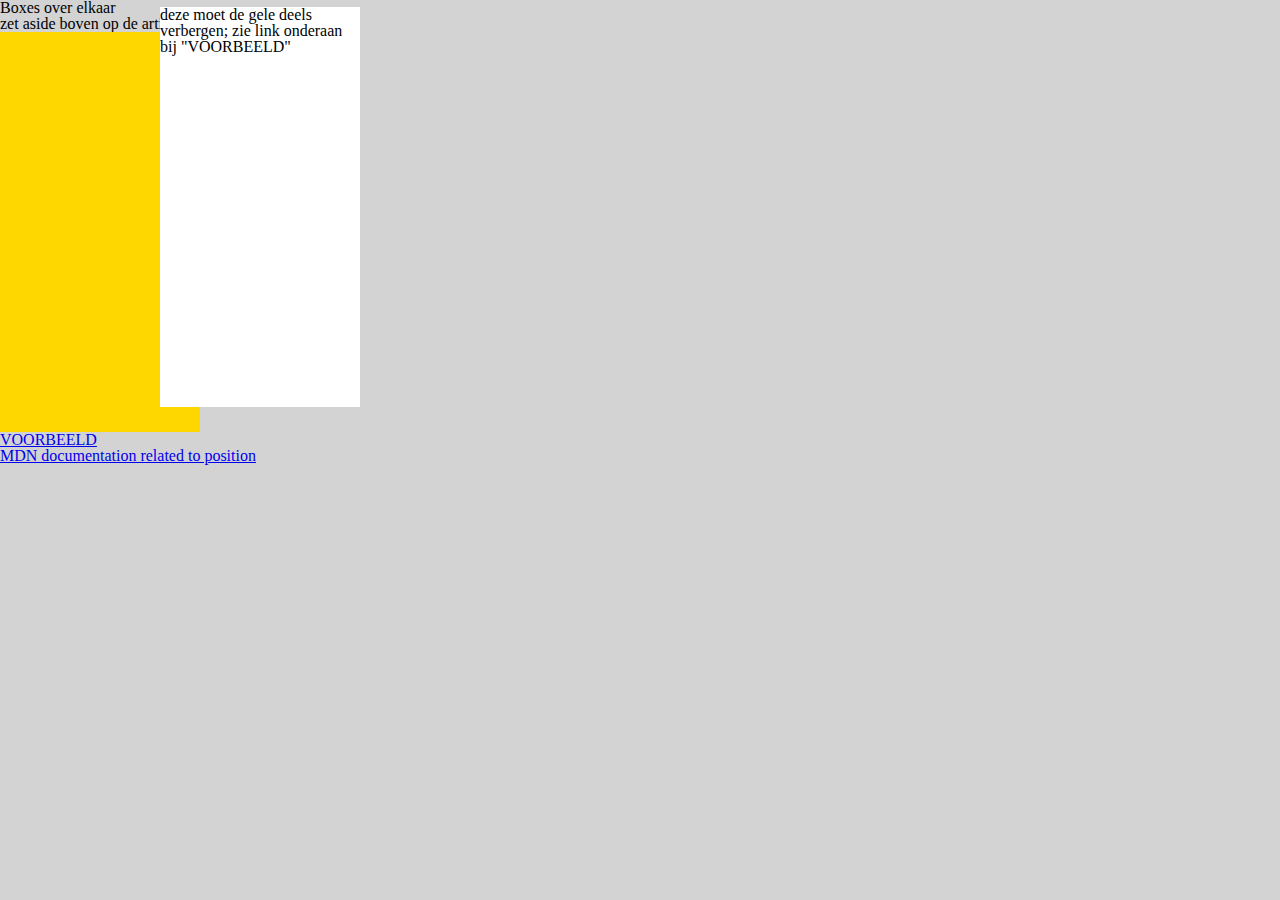
<file: things/position/index.html>
<!DOCTYPE html>
<html lang="en">

<head>
	<meta charset="UTF-8">
	<meta http-equiv="X-UA-Compatible" content="IE=edge">
	<meta name="viewport" content="width=device-width, initial-scale=1.0">
	<link rel="stylesheet" href="reset.css">
	<link rel="stylesheet" href="https://cdn.simplecss.org/simple-v1.css">
	<link rel="stylesheet" href="stijl.css">
	<title>Template-bestand</title>
</head>

<body>
	<h1>Boxes over elkaar</h1>
	<h2>zet aside boven op de article; zie img</h2>
	<main>
		<article>

		</article>
		<aside>
			deze moet de gele deels verbergen; zie link onderaan bij "VOORBEELD"
		</aside>
	</main>
	<footer>
		<ul>
			<li>
				<a href="figure.png" target="_blank">VOORBEELD</a>
			</li>
			<li>
				<a href="https://developer.mozilla.org/en-US/docs/Web/CSS/position">MDN documentation related to position</a>
			</li>
		</ul>
	</footer>
</body>

</html>
</file>
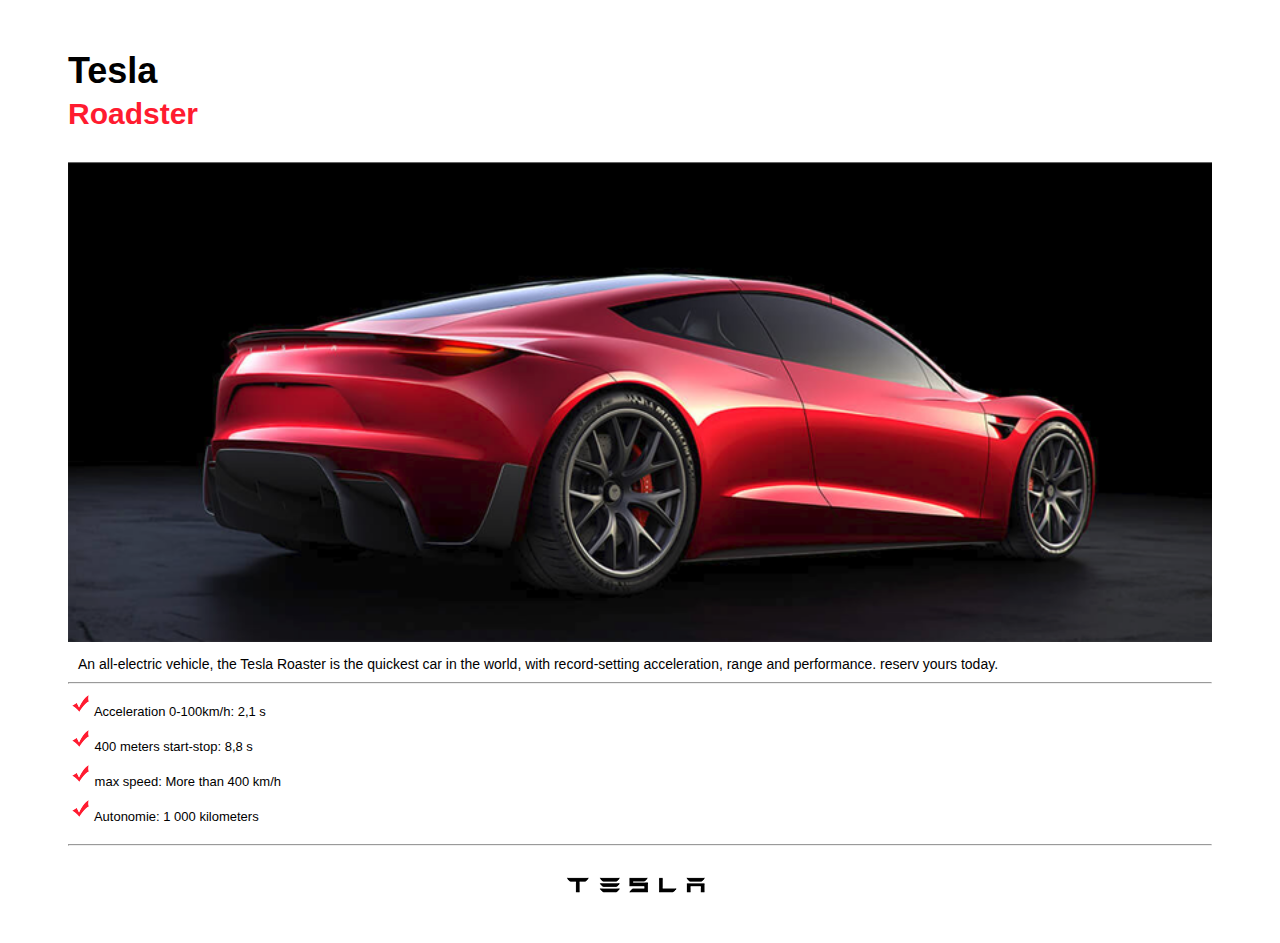
<file: things/tesla_exercise/index.html>
<!DOCTYPE html>
<html lang="en">
  <head>
    <meta charset="UTF-8" />
    <meta http-equiv="X-UA-Compatible" content="IE=edge" />
    <meta name="viewport" content="width=device-width, initial-scale=1.0" />
    <title>Tesla</title>
    <link rel="stylesheet" href="style.css" />
  </head>
  <body>
    <header class="container">
      <h1>Tesla</h1>
      <h2>Roadster</h2>
    </header>

    <div class="content">
      <div class="tes_road">
        <img src="image/Screenshot 2022-10-06 140235.png" alt="" />

        <p>
          An all-electric vehicle, the Tesla Roaster is the quickest car in the
          world, with record-setting acceleration, range and performance. reserv
          yours today.
        </p>
        <hr />
      </div>
      <div class="specs">
        <ul>
          <li>
            <img
              src="./image/bg_checked.png"
              alt=""
              style="padding-top: 10px"
            />
            Acceleration 0-100km/h: 2,1 s
          </li>
          <li>
            <img
              src="./image/bg_checked.png"
              alt=""
              style="padding-top: 10px"
            />
            400 meters start-stop: 8,8 s
          </li>
          <li>
            <img
              src="./image/bg_checked.png"
              alt=""
              style="padding-top: 10px"
            />
            max speed: More than 400 km/h
          </li>
          <li>
            <img
              src="./image/bg_checked.png"
              alt=""
              style="padding-top: 10px"
            />
            Autonomie: 1 000 kilometers
          </li>
        </ul>
        <hr />
      </div>
    </div>
    <footer class="logo">
      <img src="./image/tesla_logo.png" alt="" />
    </footer>
  </body>
</html>
</file>
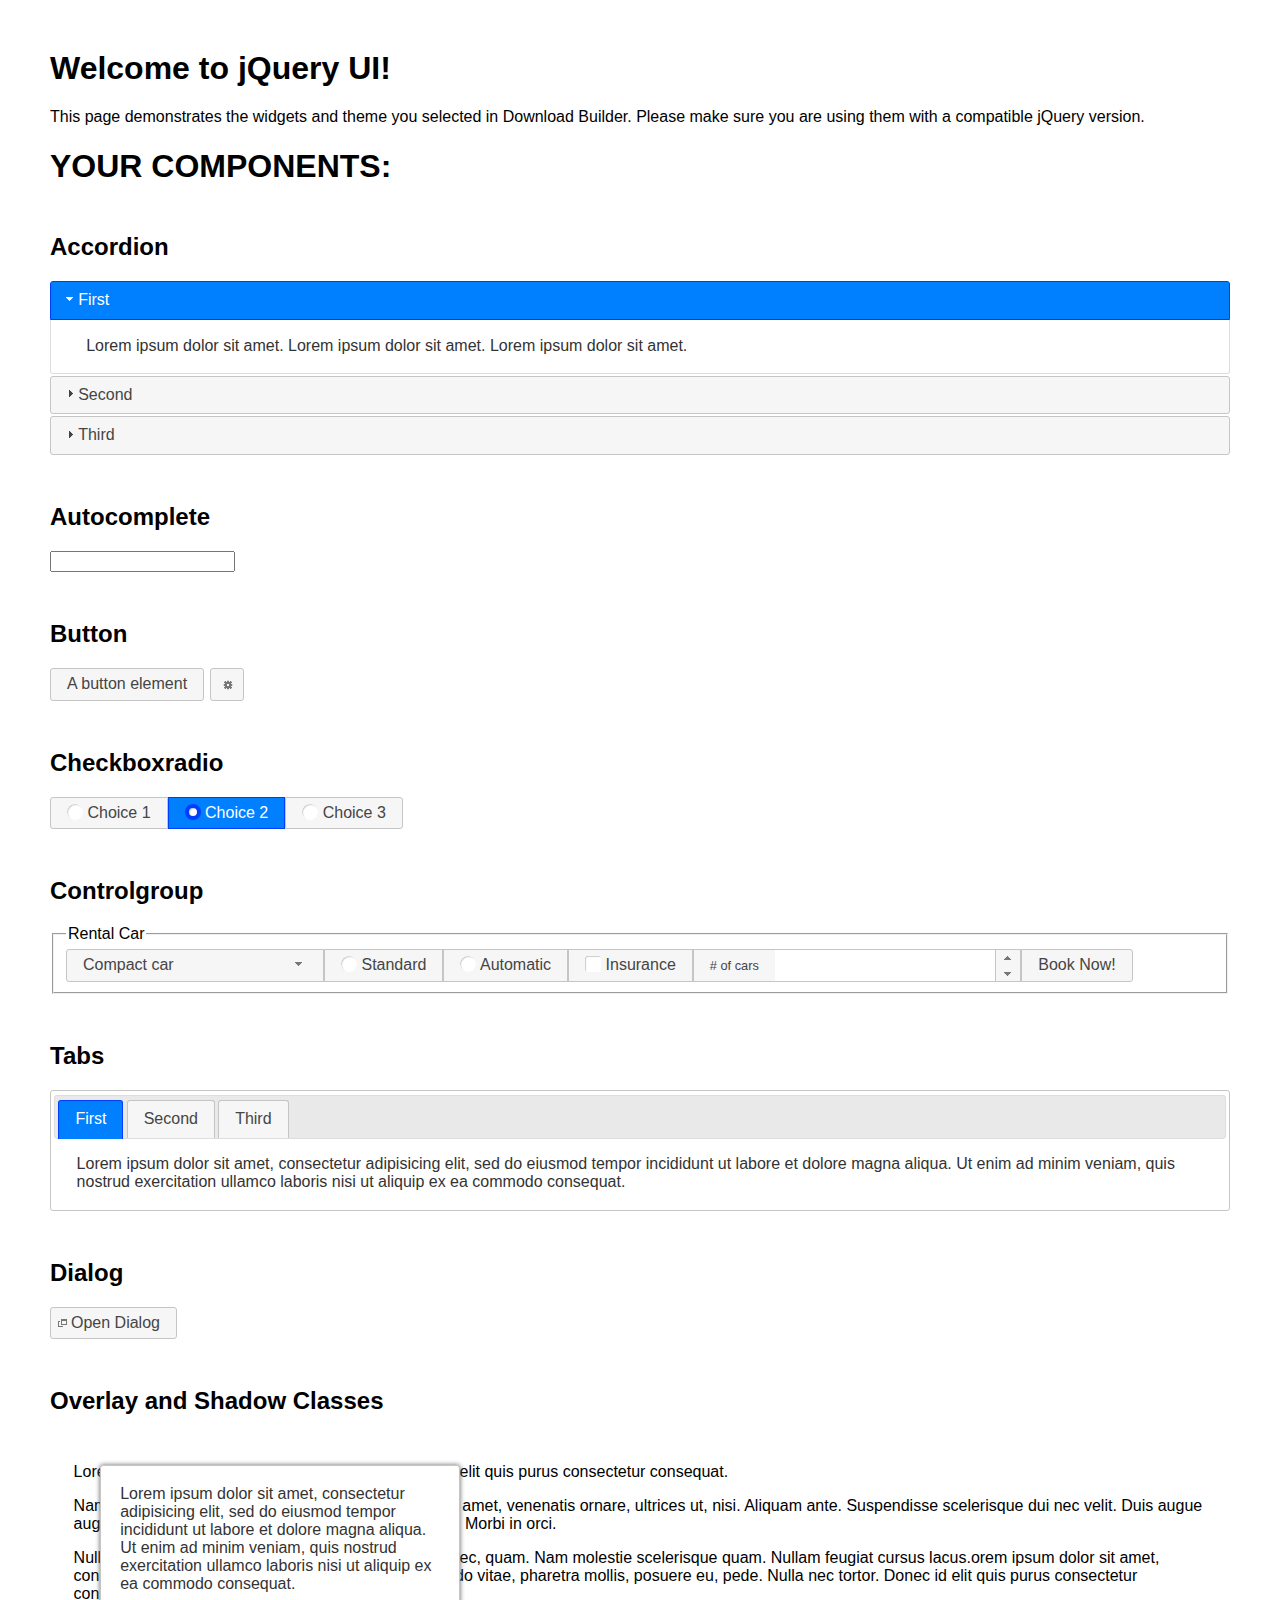
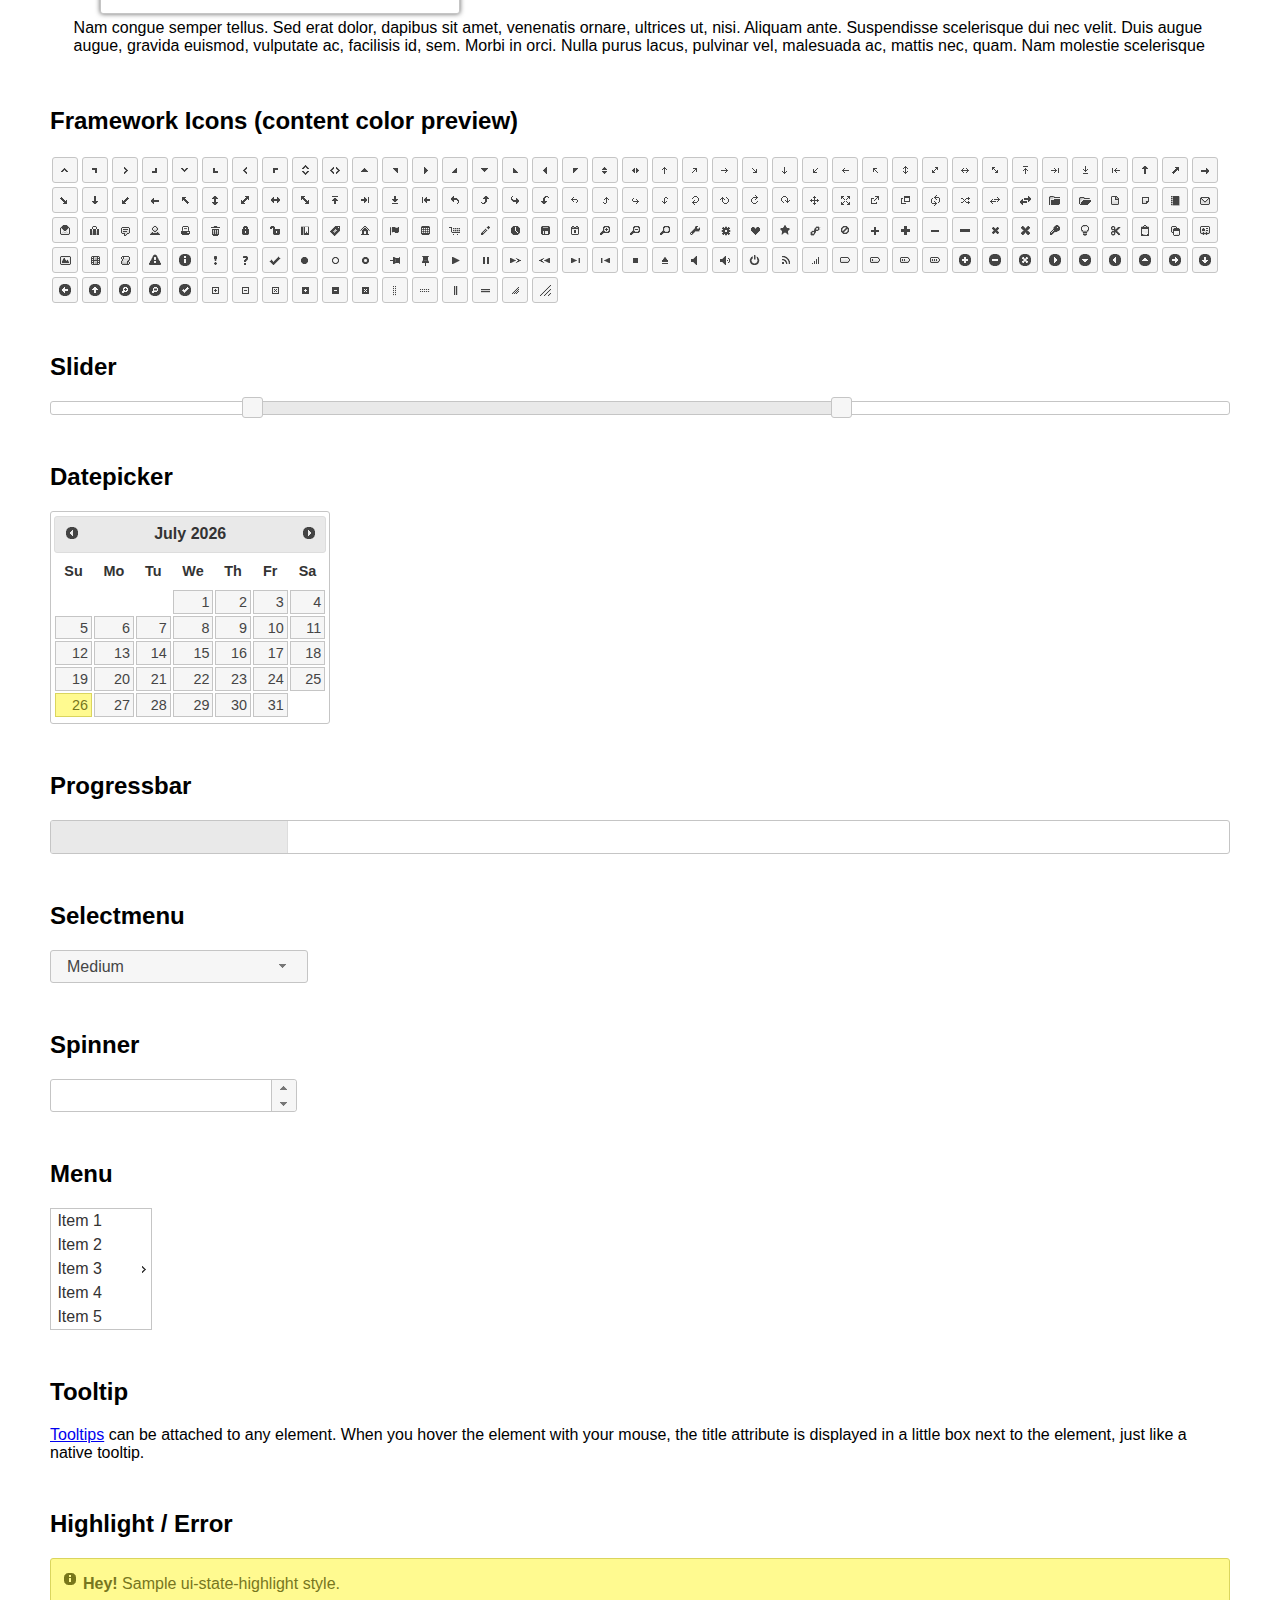
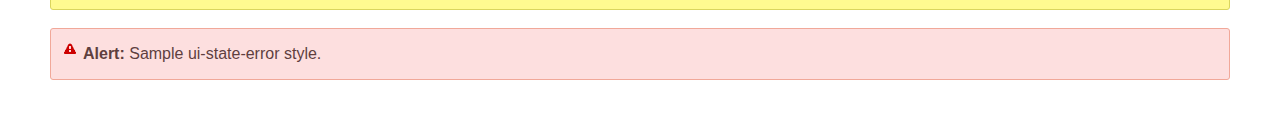
<file: previous/AutoRent/jqueryui/index.html>
<!doctype html>
<html lang="us">
<head>
	<meta charset="utf-8">
	<title>jQuery UI Example Page</title>
	<link href="jquery-ui.css" rel="stylesheet">
	<style>
	body{
		font-family: "Trebuchet MS", sans-serif;
		margin: 50px;
	}
	.demoHeaders {
		margin-top: 2em;
	}
	#dialog-link {
		padding: .4em 1em .4em 20px;
		text-decoration: none;
		position: relative;
	}
	#dialog-link span.ui-icon {
		margin: 0 5px 0 0;
		position: absolute;
		left: .2em;
		top: 50%;
		margin-top: -8px;
	}
	#icons {
		margin: 0;
		padding: 0;
	}
	#icons li {
		margin: 2px;
		position: relative;
		padding: 4px 0;
		cursor: pointer;
		float: left;
		list-style: none;
	}
	#icons span.ui-icon {
		float: left;
		margin: 0 4px;
	}
	.fakewindowcontain .ui-widget-overlay {
		position: absolute;
	}
	select {
		width: 200px;
	}
	</style>
</head>
<body>

<h1>Welcome to jQuery UI!</h1>

<div class="ui-widget">
	<p>This page demonstrates the widgets and theme you selected in Download Builder. Please make sure you are using them with a compatible jQuery version.</p>
</div>

<h1>YOUR COMPONENTS:</h1>


<!-- Accordion -->
<h2 class="demoHeaders">Accordion</h2>
<div id="accordion">
	<h3>First</h3>
	<div>Lorem ipsum dolor sit amet. Lorem ipsum dolor sit amet. Lorem ipsum dolor sit amet.</div>
	<h3>Second</h3>
	<div>Phasellus mattis tincidunt nibh.</div>
	<h3>Third</h3>
	<div>Nam dui erat, auctor a, dignissim quis.</div>
</div>



<!-- Autocomplete -->
<h2 class="demoHeaders">Autocomplete</h2>
<div>
	<input id="autocomplete" title="type &quot;a&quot;">
</div>



<!-- Button -->
<h2 class="demoHeaders">Button</h2>
<button id="button">A button element</button>
<button id="button-icon">An icon-only button</button>



<!-- Checkboxradio -->
<h2 class="demoHeaders">Checkboxradio</h2>
<form style="margin-top: 1em;">
	<div id="radioset">
		<input type="radio" id="radio1" name="radio"><label for="radio1">Choice 1</label>
		<input type="radio" id="radio2" name="radio" checked="checked"><label for="radio2">Choice 2</label>
		<input type="radio" id="radio3" name="radio"><label for="radio3">Choice 3</label>
	</div>
</form>



<!-- Controlgroup -->
<h2 class="demoHeaders">Controlgroup</h2>
<fieldset>
	<legend>Rental Car</legend>
	<div id="controlgroup">
		<select id="car-type">
			<option>Compact car</option>
			<option>Midsize car</option>
			<option>Full size car</option>
			<option>SUV</option>
			<option>Luxury</option>
			<option>Truck</option>
			<option>Van</option>
		</select>
		<label for="transmission-standard">Standard</label>
		<input type="radio" name="transmission" id="transmission-standard">
		<label for="transmission-automatic">Automatic</label>
		<input type="radio" name="transmission" id="transmission-automatic">
		<label for="insurance">Insurance</label>
		<input type="checkbox" name="insurance" id="insurance">
		<label for="horizontal-spinner" class="ui-controlgroup-label"># of cars</label>
		<input id="horizontal-spinner" class="ui-spinner-input">
		<button>Book Now!</button>
	</div>
</fieldset>



<!-- Tabs -->
<h2 class="demoHeaders">Tabs</h2>
<div id="tabs">
	<ul>
		<li><a href="#tabs-1">First</a></li>
		<li><a href="#tabs-2">Second</a></li>
		<li><a href="#tabs-3">Third</a></li>
	</ul>
	<div id="tabs-1">Lorem ipsum dolor sit amet, consectetur adipisicing elit, sed do eiusmod tempor incididunt ut labore et dolore magna aliqua. Ut enim ad minim veniam, quis nostrud exercitation ullamco laboris nisi ut aliquip ex ea commodo consequat.</div>
	<div id="tabs-2">Phasellus mattis tincidunt nibh. Cras orci urna, blandit id, pretium vel, aliquet ornare, felis. Maecenas scelerisque sem non nisl. Fusce sed lorem in enim dictum bibendum.</div>
	<div id="tabs-3">Nam dui erat, auctor a, dignissim quis, sollicitudin eu, felis. Pellentesque nisi urna, interdum eget, sagittis et, consequat vestibulum, lacus. Mauris porttitor ullamcorper augue.</div>
</div>



<h2 class="demoHeaders">Dialog</h2>
<p>
	<button id="dialog-link" class="ui-button ui-corner-all ui-widget">
		<span class="ui-icon ui-icon-newwin"></span>Open Dialog
	</button>
</p>

<h2 class="demoHeaders">Overlay and Shadow Classes</h2>
<div style="position: relative; width: 96%; height: 200px; padding:1% 2%; overflow:hidden;" class="fakewindowcontain">
	<p>Lorem ipsum dolor sit amet,  Nulla nec tortor. Donec id elit quis purus consectetur consequat. </p><p>Nam congue semper tellus. Sed erat dolor, dapibus sit amet, venenatis ornare, ultrices ut, nisi. Aliquam ante. Suspendisse scelerisque dui nec velit. Duis augue augue, gravida euismod, vulputate ac, facilisis id, sem. Morbi in orci. </p><p>Nulla purus lacus, pulvinar vel, malesuada ac, mattis nec, quam. Nam molestie scelerisque quam. Nullam feugiat cursus lacus.orem ipsum dolor sit amet, consectetur adipiscing elit. Donec libero risus, commodo vitae, pharetra mollis, posuere eu, pede. Nulla nec tortor. Donec id elit quis purus consectetur consequat. </p><p>Nam congue semper tellus. Sed erat dolor, dapibus sit amet, venenatis ornare, ultrices ut, nisi. Aliquam ante. Suspendisse scelerisque dui nec velit. Duis augue augue, gravida euismod, vulputate ac, facilisis id, sem. Morbi in orci. Nulla purus lacus, pulvinar vel, malesuada ac, mattis nec, quam. Nam molestie scelerisque quam. </p><p>Nullam feugiat cursus lacus.orem ipsum dolor sit amet, consectetur adipiscing elit. Donec libero risus, commodo vitae, pharetra mollis, posuere eu, pede. Nulla nec tortor. Donec id elit quis purus consectetur consequat. Nam congue semper tellus. Sed erat dolor, dapibus sit amet, venenatis ornare, ultrices ut, nisi. Aliquam ante. </p><p>Suspendisse scelerisque dui nec velit. Duis augue augue, gravida euismod, vulputate ac, facilisis id, sem. Morbi in orci. Nulla purus lacus, pulvinar vel, malesuada ac, mattis nec, quam. Nam molestie scelerisque quam. Nullam feugiat cursus lacus.orem ipsum dolor sit amet, consectetur adipiscing elit. Donec libero risus, commodo vitae, pharetra mollis, posuere eu, pede. Nulla nec tortor. Donec id elit quis purus consectetur consequat. Nam congue semper tellus. Sed erat dolor, dapibus sit amet, venenatis ornare, ultrices ut, nisi. </p>

	<!-- ui-dialog -->
	<div class="ui-widget-overlay ui-front"></div>
	<div style="position: absolute; width: 320px; left: 50px; top: 30px; padding: 1.2em" class="ui-widget ui-front ui-widget-content ui-corner-all ui-widget-shadow">
		Lorem ipsum dolor sit amet, consectetur adipisicing elit, sed do eiusmod tempor incididunt ut labore et dolore magna aliqua. Ut enim ad minim veniam, quis nostrud exercitation ullamco laboris nisi ut aliquip ex ea commodo consequat.
	</div>

</div>

<!-- ui-dialog -->
<div id="dialog" title="Dialog Title">
	<p>Lorem ipsum dolor sit amet, consectetur adipisicing elit, sed do eiusmod tempor incididunt ut labore et dolore magna aliqua. Ut enim ad minim veniam, quis nostrud exercitation ullamco laboris nisi ut aliquip ex ea commodo consequat.</p>
</div>



<h2 class="demoHeaders">Framework Icons (content color preview)</h2>
<ul id="icons" class="ui-widget ui-helper-clearfix">
	<li class="ui-state-default ui-corner-all" title=".ui-icon-caret-1-n"><span class="ui-icon ui-icon-caret-1-n"></span></li>
	<li class="ui-state-default ui-corner-all" title=".ui-icon-caret-1-ne"><span class="ui-icon ui-icon-caret-1-ne"></span></li>
	<li class="ui-state-default ui-corner-all" title=".ui-icon-caret-1-e"><span class="ui-icon ui-icon-caret-1-e"></span></li>
	<li class="ui-state-default ui-corner-all" title=".ui-icon-caret-1-se"><span class="ui-icon ui-icon-caret-1-se"></span></li>
	<li class="ui-state-default ui-corner-all" title=".ui-icon-caret-1-s"><span class="ui-icon ui-icon-caret-1-s"></span></li>
	<li class="ui-state-default ui-corner-all" title=".ui-icon-caret-1-sw"><span class="ui-icon ui-icon-caret-1-sw"></span></li>
	<li class="ui-state-default ui-corner-all" title=".ui-icon-caret-1-w"><span class="ui-icon ui-icon-caret-1-w"></span></li>
	<li class="ui-state-default ui-corner-all" title=".ui-icon-caret-1-nw"><span class="ui-icon ui-icon-caret-1-nw"></span></li>
	<li class="ui-state-default ui-corner-all" title=".ui-icon-caret-2-n-s"><span class="ui-icon ui-icon-caret-2-n-s"></span></li>
	<li class="ui-state-default ui-corner-all" title=".ui-icon-caret-2-e-w"><span class="ui-icon ui-icon-caret-2-e-w"></span></li>
	<li class="ui-state-default ui-corner-all" title=".ui-icon-triangle-1-n"><span class="ui-icon ui-icon-triangle-1-n"></span></li>
	<li class="ui-state-default ui-corner-all" title=".ui-icon-triangle-1-ne"><span class="ui-icon ui-icon-triangle-1-ne"></span></li>
	<li class="ui-state-default ui-corner-all" title=".ui-icon-triangle-1-e"><span class="ui-icon ui-icon-triangle-1-e"></span></li>
	<li class="ui-state-default ui-corner-all" title=".ui-icon-triangle-1-se"><span class="ui-icon ui-icon-triangle-1-se"></span></li>
	<li class="ui-state-default ui-corner-all" title=".ui-icon-triangle-1-s"><span class="ui-icon ui-icon-triangle-1-s"></span></li>
	<li class="ui-state-default ui-corner-all" title=".ui-icon-triangle-1-sw"><span class="ui-icon ui-icon-triangle-1-sw"></span></li>
	<li class="ui-state-default ui-corner-all" title=".ui-icon-triangle-1-w"><span class="ui-icon ui-icon-triangle-1-w"></span></li>
	<li class="ui-state-default ui-corner-all" title=".ui-icon-triangle-1-nw"><span class="ui-icon ui-icon-triangle-1-nw"></span></li>
	<li class="ui-state-default ui-corner-all" title=".ui-icon-triangle-2-n-s"><span class="ui-icon ui-icon-triangle-2-n-s"></span></li>
	<li class="ui-state-default ui-corner-all" title=".ui-icon-triangle-2-e-w"><span class="ui-icon ui-icon-triangle-2-e-w"></span></li>
	<li class="ui-state-default ui-corner-all" title=".ui-icon-arrow-1-n"><span class="ui-icon ui-icon-arrow-1-n"></span></li>
	<li class="ui-state-default ui-corner-all" title=".ui-icon-arrow-1-ne"><span class="ui-icon ui-icon-arrow-1-ne"></span></li>
	<li class="ui-state-default ui-corner-all" title=".ui-icon-arrow-1-e"><span class="ui-icon ui-icon-arrow-1-e"></span></li>
	<li class="ui-state-default ui-corner-all" title=".ui-icon-arrow-1-se"><span class="ui-icon ui-icon-arrow-1-se"></span></li>
	<li class="ui-state-default ui-corner-all" title=".ui-icon-arrow-1-s"><span class="ui-icon ui-icon-arrow-1-s"></span></li>
	<li class="ui-state-default ui-corner-all" title=".ui-icon-arrow-1-sw"><span class="ui-icon ui-icon-arrow-1-sw"></span></li>
	<li class="ui-state-default ui-corner-all" title=".ui-icon-arrow-1-w"><span class="ui-icon ui-icon-arrow-1-w"></span></li>
	<li class="ui-state-default ui-corner-all" title=".ui-icon-arrow-1-nw"><span class="ui-icon ui-icon-arrow-1-nw"></span></li>
	<li class="ui-state-default ui-corner-all" title=".ui-icon-arrow-2-n-s"><span class="ui-icon ui-icon-arrow-2-n-s"></span></li>
	<li class="ui-state-default ui-corner-all" title=".ui-icon-arrow-2-ne-sw"><span class="ui-icon ui-icon-arrow-2-ne-sw"></span></li>
	<li class="ui-state-default ui-corner-all" title=".ui-icon-arrow-2-e-w"><span class="ui-icon ui-icon-arrow-2-e-w"></span></li>
	<li class="ui-state-default ui-corner-all" title=".ui-icon-arrow-2-se-nw"><span class="ui-icon ui-icon-arrow-2-se-nw"></span></li>
	<li class="ui-state-default ui-corner-all" title=".ui-icon-arrowstop-1-n"><span class="ui-icon ui-icon-arrowstop-1-n"></span></li>
	<li class="ui-state-default ui-corner-all" title=".ui-icon-arrowstop-1-e"><span class="ui-icon ui-icon-arrowstop-1-e"></span></li>
	<li class="ui-state-default ui-corner-all" title=".ui-icon-arrowstop-1-s"><span class="ui-icon ui-icon-arrowstop-1-s"></span></li>
	<li class="ui-state-default ui-corner-all" title=".ui-icon-arrowstop-1-w"><span class="ui-icon ui-icon-arrowstop-1-w"></span></li>
	<li class="ui-state-default ui-corner-all" title=".ui-icon-arrowthick-1-n"><span class="ui-icon ui-icon-arrowthick-1-n"></span></li>
	<li class="ui-state-default ui-corner-all" title=".ui-icon-arrowthick-1-ne"><span class="ui-icon ui-icon-arrowthick-1-ne"></span></li>
	<li class="ui-state-default ui-corner-all" title=".ui-icon-arrowthick-1-e"><span class="ui-icon ui-icon-arrowthick-1-e"></span></li>
	<li class="ui-state-default ui-corner-all" title=".ui-icon-arrowthick-1-se"><span class="ui-icon ui-icon-arrowthick-1-se"></span></li>
	<li class="ui-state-default ui-corner-all" title=".ui-icon-arrowthick-1-s"><span class="ui-icon ui-icon-arrowthick-1-s"></span></li>
	<li class="ui-state-default ui-corner-all" title=".ui-icon-arrowthick-1-sw"><span class="ui-icon ui-icon-arrowthick-1-sw"></span></li>
	<li class="ui-state-default ui-corner-all" title=".ui-icon-arrowthick-1-w"><span class="ui-icon ui-icon-arrowthick-1-w"></span></li>
	<li class="ui-state-default ui-corner-all" title=".ui-icon-arrowthick-1-nw"><span class="ui-icon ui-icon-arrowthick-1-nw"></span></li>
	<li class="ui-state-default ui-corner-all" title=".ui-icon-arrowthick-2-n-s"><span class="ui-icon ui-icon-arrowthick-2-n-s"></span></li>
	<li class="ui-state-default ui-corner-all" title=".ui-icon-arrowthick-2-ne-sw"><span class="ui-icon ui-icon-arrowthick-2-ne-sw"></span></li>
	<li class="ui-state-default ui-corner-all" title=".ui-icon-arrowthick-2-e-w"><span class="ui-icon ui-icon-arrowthick-2-e-w"></span></li>
	<li class="ui-state-default ui-corner-all" title=".ui-icon-arrowthick-2-se-nw"><span class="ui-icon ui-icon-arrowthick-2-se-nw"></span></li>
	<li class="ui-state-default ui-corner-all" title=".ui-icon-arrowthickstop-1-n"><span class="ui-icon ui-icon-arrowthickstop-1-n"></span></li>
	<li class="ui-state-default ui-corner-all" title=".ui-icon-arrowthickstop-1-e"><span class="ui-icon ui-icon-arrowthickstop-1-e"></span></li>
	<li class="ui-state-default ui-corner-all" title=".ui-icon-arrowthickstop-1-s"><span class="ui-icon ui-icon-arrowthickstop-1-s"></span></li>
	<li class="ui-state-default ui-corner-all" title=".ui-icon-arrowthickstop-1-w"><span class="ui-icon ui-icon-arrowthickstop-1-w"></span></li>
	<li class="ui-state-default ui-corner-all" title=".ui-icon-arrowreturnthick-1-w"><span class="ui-icon ui-icon-arrowreturnthick-1-w"></span></li>
	<li class="ui-state-default ui-corner-all" title=".ui-icon-arrowreturnthick-1-n"><span class="ui-icon ui-icon-arrowreturnthick-1-n"></span></li>
	<li class="ui-state-default ui-corner-all" title=".ui-icon-arrowreturnthick-1-e"><span class="ui-icon ui-icon-arrowreturnthick-1-e"></span></li>
	<li class="ui-state-default ui-corner-all" title=".ui-icon-arrowreturnthick-1-s"><span class="ui-icon ui-icon-arrowreturnthick-1-s"></span></li>
	<li class="ui-state-default ui-corner-all" title=".ui-icon-arrowreturn-1-w"><span class="ui-icon ui-icon-arrowreturn-1-w"></span></li>
	<li class="ui-state-default ui-corner-all" title=".ui-icon-arrowreturn-1-n"><span class="ui-icon ui-icon-arrowreturn-1-n"></span></li>
	<li class="ui-state-default ui-corner-all" title=".ui-icon-arrowreturn-1-e"><span class="ui-icon ui-icon-arrowreturn-1-e"></span></li>
	<li class="ui-state-default ui-corner-all" title=".ui-icon-arrowreturn-1-s"><span class="ui-icon ui-icon-arrowreturn-1-s"></span></li>
	<li class="ui-state-default ui-corner-all" title=".ui-icon-arrowrefresh-1-w"><span class="ui-icon ui-icon-arrowrefresh-1-w"></span></li>
	<li class="ui-state-default ui-corner-all" title=".ui-icon-arrowrefresh-1-n"><span class="ui-icon ui-icon-arrowrefresh-1-n"></span></li>
	<li class="ui-state-default ui-corner-all" title=".ui-icon-arrowrefresh-1-e"><span class="ui-icon ui-icon-arrowrefresh-1-e"></span></li>
	<li class="ui-state-default ui-corner-all" title=".ui-icon-arrowrefresh-1-s"><span class="ui-icon ui-icon-arrowrefresh-1-s"></span></li>
	<li class="ui-state-default ui-corner-all" title=".ui-icon-arrow-4"><span class="ui-icon ui-icon-arrow-4"></span></li>
	<li class="ui-state-default ui-corner-all" title=".ui-icon-arrow-4-diag"><span class="ui-icon ui-icon-arrow-4-diag"></span></li>
	<li class="ui-state-default ui-corner-all" title=".ui-icon-extlink"><span class="ui-icon ui-icon-extlink"></span></li>
	<li class="ui-state-default ui-corner-all" title=".ui-icon-newwin"><span class="ui-icon ui-icon-newwin"></span></li>
	<li class="ui-state-default ui-corner-all" title=".ui-icon-refresh"><span class="ui-icon ui-icon-refresh"></span></li>
	<li class="ui-state-default ui-corner-all" title=".ui-icon-shuffle"><span class="ui-icon ui-icon-shuffle"></span></li>
	<li class="ui-state-default ui-corner-all" title=".ui-icon-transfer-e-w"><span class="ui-icon ui-icon-transfer-e-w"></span></li>
	<li class="ui-state-default ui-corner-all" title=".ui-icon-transferthick-e-w"><span class="ui-icon ui-icon-transferthick-e-w"></span></li>
	<li class="ui-state-default ui-corner-all" title=".ui-icon-folder-collapsed"><span class="ui-icon ui-icon-folder-collapsed"></span></li>
	<li class="ui-state-default ui-corner-all" title=".ui-icon-folder-open"><span class="ui-icon ui-icon-folder-open"></span></li>
	<li class="ui-state-default ui-corner-all" title=".ui-icon-document"><span class="ui-icon ui-icon-document"></span></li>
	<li class="ui-state-default ui-corner-all" title=".ui-icon-document-b"><span class="ui-icon ui-icon-document-b"></span></li>
	<li class="ui-state-default ui-corner-all" title=".ui-icon-note"><span class="ui-icon ui-icon-note"></span></li>
	<li class="ui-state-default ui-corner-all" title=".ui-icon-mail-closed"><span class="ui-icon ui-icon-mail-closed"></span></li>
	<li class="ui-state-default ui-corner-all" title=".ui-icon-mail-open"><span class="ui-icon ui-icon-mail-open"></span></li>
	<li class="ui-state-default ui-corner-all" title=".ui-icon-suitcase"><span class="ui-icon ui-icon-suitcase"></span></li>
	<li class="ui-state-default ui-corner-all" title=".ui-icon-comment"><span class="ui-icon ui-icon-comment"></span></li>
	<li class="ui-state-default ui-corner-all" title=".ui-icon-person"><span class="ui-icon ui-icon-person"></span></li>
	<li class="ui-state-default ui-corner-all" title=".ui-icon-print"><span class="ui-icon ui-icon-print"></span></li>
	<li class="ui-state-default ui-corner-all" title=".ui-icon-trash"><span class="ui-icon ui-icon-trash"></span></li>
	<li class="ui-state-default ui-corner-all" title=".ui-icon-locked"><span class="ui-icon ui-icon-locked"></span></li>
	<li class="ui-state-default ui-corner-all" title=".ui-icon-unlocked"><span class="ui-icon ui-icon-unlocked"></span></li>
	<li class="ui-state-default ui-corner-all" title=".ui-icon-bookmark"><span class="ui-icon ui-icon-bookmark"></span></li>
	<li class="ui-state-default ui-corner-all" title=".ui-icon-tag"><span class="ui-icon ui-icon-tag"></span></li>
	<li class="ui-state-default ui-corner-all" title=".ui-icon-home"><span class="ui-icon ui-icon-home"></span></li>
	<li class="ui-state-default ui-corner-all" title=".ui-icon-flag"><span class="ui-icon ui-icon-flag"></span></li>
	<li class="ui-state-default ui-corner-all" title=".ui-icon-calculator"><span class="ui-icon ui-icon-calculator"></span></li>
	<li class="ui-state-default ui-corner-all" title=".ui-icon-cart"><span class="ui-icon ui-icon-cart"></span></li>
	<li class="ui-state-default ui-corner-all" title=".ui-icon-pencil"><span class="ui-icon ui-icon-pencil"></span></li>
	<li class="ui-state-default ui-corner-all" title=".ui-icon-clock"><span class="ui-icon ui-icon-clock"></span></li>
	<li class="ui-state-default ui-corner-all" title=".ui-icon-disk"><span class="ui-icon ui-icon-disk"></span></li>
	<li class="ui-state-default ui-corner-all" title=".ui-icon-calendar"><span class="ui-icon ui-icon-calendar"></span></li>
	<li class="ui-state-default ui-corner-all" title=".ui-icon-zoomin"><span class="ui-icon ui-icon-zoomin"></span></li>
	<li class="ui-state-default ui-corner-all" title=".ui-icon-zoomout"><span class="ui-icon ui-icon-zoomout"></span></li>
	<li class="ui-state-default ui-corner-all" title=".ui-icon-search"><span class="ui-icon ui-icon-search"></span></li>
	<li class="ui-state-default ui-corner-all" title=".ui-icon-wrench"><span class="ui-icon ui-icon-wrench"></span></li>
	<li class="ui-state-default ui-corner-all" title=".ui-icon-gear"><span class="ui-icon ui-icon-gear"></span></li>
	<li class="ui-state-default ui-corner-all" title=".ui-icon-heart"><span class="ui-icon ui-icon-heart"></span></li>
	<li class="ui-state-default ui-corner-all" title=".ui-icon-star"><span class="ui-icon ui-icon-star"></span></li>
	<li class="ui-state-default ui-corner-all" title=".ui-icon-link"><span class="ui-icon ui-icon-link"></span></li>
	<li class="ui-state-default ui-corner-all" title=".ui-icon-cancel"><span class="ui-icon ui-icon-cancel"></span></li>
	<li class="ui-state-default ui-corner-all" title=".ui-icon-plus"><span class="ui-icon ui-icon-plus"></span></li>
	<li class="ui-state-default ui-corner-all" title=".ui-icon-plusthick"><span class="ui-icon ui-icon-plusthick"></span></li>
	<li class="ui-state-default ui-corner-all" title=".ui-icon-minus"><span class="ui-icon ui-icon-minus"></span></li>
	<li class="ui-state-default ui-corner-all" title=".ui-icon-minusthick"><span class="ui-icon ui-icon-minusthick"></span></li>
	<li class="ui-state-default ui-corner-all" title=".ui-icon-close"><span class="ui-icon ui-icon-close"></span></li>
	<li class="ui-state-default ui-corner-all" title=".ui-icon-closethick"><span class="ui-icon ui-icon-closethick"></span></li>
	<li class="ui-state-default ui-corner-all" title=".ui-icon-key"><span class="ui-icon ui-icon-key"></span></li>
	<li class="ui-state-default ui-corner-all" title=".ui-icon-lightbulb"><span class="ui-icon ui-icon-lightbulb"></span></li>
	<li class="ui-state-default ui-corner-all" title=".ui-icon-scissors"><span class="ui-icon ui-icon-scissors"></span></li>
	<li class="ui-state-default ui-corner-all" title=".ui-icon-clipboard"><span class="ui-icon ui-icon-clipboard"></span></li>
	<li class="ui-state-default ui-corner-all" title=".ui-icon-copy"><span class="ui-icon ui-icon-copy"></span></li>
	<li class="ui-state-default ui-corner-all" title=".ui-icon-contact"><span class="ui-icon ui-icon-contact"></span></li>
	<li class="ui-state-default ui-corner-all" title=".ui-icon-image"><span class="ui-icon ui-icon-image"></span></li>
	<li class="ui-state-default ui-corner-all" title=".ui-icon-video"><span class="ui-icon ui-icon-video"></span></li>
	<li class="ui-state-default ui-corner-all" title=".ui-icon-script"><span class="ui-icon ui-icon-script"></span></li>
	<li class="ui-state-default ui-corner-all" title=".ui-icon-alert"><span class="ui-icon ui-icon-alert"></span></li>
	<li class="ui-state-default ui-corner-all" title=".ui-icon-info"><span class="ui-icon ui-icon-info"></span></li>
	<li class="ui-state-default ui-corner-all" title=".ui-icon-notice"><span class="ui-icon ui-icon-notice"></span></li>
	<li class="ui-state-default ui-corner-all" title=".ui-icon-help"><span class="ui-icon ui-icon-help"></span></li>
	<li class="ui-state-default ui-corner-all" title=".ui-icon-check"><span class="ui-icon ui-icon-check"></span></li>
	<li class="ui-state-default ui-corner-all" title=".ui-icon-bullet"><span class="ui-icon ui-icon-bullet"></span></li>
	<li class="ui-state-default ui-corner-all" title=".ui-icon-radio-off"><span class="ui-icon ui-icon-radio-off"></span></li>
	<li class="ui-state-default ui-corner-all" title=".ui-icon-radio-on"><span class="ui-icon ui-icon-radio-on"></span></li>
	<li class="ui-state-default ui-corner-all" title=".ui-icon-pin-w"><span class="ui-icon ui-icon-pin-w"></span></li>
	<li class="ui-state-default ui-corner-all" title=".ui-icon-pin-s"><span class="ui-icon ui-icon-pin-s"></span></li>
	<li class="ui-state-default ui-corner-all" title=".ui-icon-play"><span class="ui-icon ui-icon-play"></span></li>
	<li class="ui-state-default ui-corner-all" title=".ui-icon-pause"><span class="ui-icon ui-icon-pause"></span></li>
	<li class="ui-state-default ui-corner-all" title=".ui-icon-seek-next"><span class="ui-icon ui-icon-seek-next"></span></li>
	<li class="ui-state-default ui-corner-all" title=".ui-icon-seek-prev"><span class="ui-icon ui-icon-seek-prev"></span></li>
	<li class="ui-state-default ui-corner-all" title=".ui-icon-seek-end"><span class="ui-icon ui-icon-seek-end"></span></li>
	<li class="ui-state-default ui-corner-all" title=".ui-icon-seek-first"><span class="ui-icon ui-icon-seek-first"></span></li>
	<li class="ui-state-default ui-corner-all" title=".ui-icon-stop"><span class="ui-icon ui-icon-stop"></span></li>
	<li class="ui-state-default ui-corner-all" title=".ui-icon-eject"><span class="ui-icon ui-icon-eject"></span></li>
	<li class="ui-state-default ui-corner-all" title=".ui-icon-volume-off"><span class="ui-icon ui-icon-volume-off"></span></li>
	<li class="ui-state-default ui-corner-all" title=".ui-icon-volume-on"><span class="ui-icon ui-icon-volume-on"></span></li>
	<li class="ui-state-default ui-corner-all" title=".ui-icon-power"><span class="ui-icon ui-icon-power"></span></li>
	<li class="ui-state-default ui-corner-all" title=".ui-icon-signal-diag"><span class="ui-icon ui-icon-signal-diag"></span></li>
	<li class="ui-state-default ui-corner-all" title=".ui-icon-signal"><span class="ui-icon ui-icon-signal"></span></li>
	<li class="ui-state-default ui-corner-all" title=".ui-icon-battery-0"><span class="ui-icon ui-icon-battery-0"></span></li>
	<li class="ui-state-default ui-corner-all" title=".ui-icon-battery-1"><span class="ui-icon ui-icon-battery-1"></span></li>
	<li class="ui-state-default ui-corner-all" title=".ui-icon-battery-2"><span class="ui-icon ui-icon-battery-2"></span></li>
	<li class="ui-state-default ui-corner-all" title=".ui-icon-battery-3"><span class="ui-icon ui-icon-battery-3"></span></li>
	<li class="ui-state-default ui-corner-all" title=".ui-icon-circle-plus"><span class="ui-icon ui-icon-circle-plus"></span></li>
	<li class="ui-state-default ui-corner-all" title=".ui-icon-circle-minus"><span class="ui-icon ui-icon-circle-minus"></span></li>
	<li class="ui-state-default ui-corner-all" title=".ui-icon-circle-close"><span class="ui-icon ui-icon-circle-close"></span></li>
	<li class="ui-state-default ui-corner-all" title=".ui-icon-circle-triangle-e"><span class="ui-icon ui-icon-circle-triangle-e"></span></li>
	<li class="ui-state-default ui-corner-all" title=".ui-icon-circle-triangle-s"><span class="ui-icon ui-icon-circle-triangle-s"></span></li>
	<li class="ui-state-default ui-corner-all" title=".ui-icon-circle-triangle-w"><span class="ui-icon ui-icon-circle-triangle-w"></span></li>
	<li class="ui-state-default ui-corner-all" title=".ui-icon-circle-triangle-n"><span class="ui-icon ui-icon-circle-triangle-n"></span></li>
	<li class="ui-state-default ui-corner-all" title=".ui-icon-circle-arrow-e"><span class="ui-icon ui-icon-circle-arrow-e"></span></li>
	<li class="ui-state-default ui-corner-all" title=".ui-icon-circle-arrow-s"><span class="ui-icon ui-icon-circle-arrow-s"></span></li>
	<li class="ui-state-default ui-corner-all" title=".ui-icon-circle-arrow-w"><span class="ui-icon ui-icon-circle-arrow-w"></span></li>
	<li class="ui-state-default ui-corner-all" title=".ui-icon-circle-arrow-n"><span class="ui-icon ui-icon-circle-arrow-n"></span></li>
	<li class="ui-state-default ui-corner-all" title=".ui-icon-circle-zoomin"><span class="ui-icon ui-icon-circle-zoomin"></span></li>
	<li class="ui-state-default ui-corner-all" title=".ui-icon-circle-zoomout"><span class="ui-icon ui-icon-circle-zoomout"></span></li>
	<li class="ui-state-default ui-corner-all" title=".ui-icon-circle-check"><span class="ui-icon ui-icon-circle-check"></span></li>
	<li class="ui-state-default ui-corner-all" title=".ui-icon-circlesmall-plus"><span class="ui-icon ui-icon-circlesmall-plus"></span></li>
	<li class="ui-state-default ui-corner-all" title=".ui-icon-circlesmall-minus"><span class="ui-icon ui-icon-circlesmall-minus"></span></li>
	<li class="ui-state-default ui-corner-all" title=".ui-icon-circlesmall-close"><span class="ui-icon ui-icon-circlesmall-close"></span></li>
	<li class="ui-state-default ui-corner-all" title=".ui-icon-squaresmall-plus"><span class="ui-icon ui-icon-squaresmall-plus"></span></li>
	<li class="ui-state-default ui-corner-all" title=".ui-icon-squaresmall-minus"><span class="ui-icon ui-icon-squaresmall-minus"></span></li>
	<li class="ui-state-default ui-corner-all" title=".ui-icon-squaresmall-close"><span class="ui-icon ui-icon-squaresmall-close"></span></li>
	<li class="ui-state-default ui-corner-all" title=".ui-icon-grip-dotted-vertical"><span class="ui-icon ui-icon-grip-dotted-vertical"></span></li>
	<li class="ui-state-default ui-corner-all" title=".ui-icon-grip-dotted-horizontal"><span class="ui-icon ui-icon-grip-dotted-horizontal"></span></li>
	<li class="ui-state-default ui-corner-all" title=".ui-icon-grip-solid-vertical"><span class="ui-icon ui-icon-grip-solid-vertical"></span></li>
	<li class="ui-state-default ui-corner-all" title=".ui-icon-grip-solid-horizontal"><span class="ui-icon ui-icon-grip-solid-horizontal"></span></li>
	<li class="ui-state-default ui-corner-all" title=".ui-icon-gripsmall-diagonal-se"><span class="ui-icon ui-icon-gripsmall-diagonal-se"></span></li>
	<li class="ui-state-default ui-corner-all" title=".ui-icon-grip-diagonal-se"><span class="ui-icon ui-icon-grip-diagonal-se"></span></li>
</ul>


<!-- Slider -->
<h2 class="demoHeaders">Slider</h2>
<div id="slider"></div>



<!-- Datepicker -->
<h2 class="demoHeaders">Datepicker</h2>
<div id="datepicker"></div>



<!-- Progressbar -->
<h2 class="demoHeaders">Progressbar</h2>
<div id="progressbar"></div>



<!-- Progressbar -->
<h2 class="demoHeaders">Selectmenu</h2>
<select id="selectmenu">
	<option>Slower</option>
	<option>Slow</option>
	<option selected="selected">Medium</option>
	<option>Fast</option>
	<option>Faster</option>
</select>



<!-- Spinner -->
<h2 class="demoHeaders">Spinner</h2>
<input id="spinner">



<!-- Menu -->
<h2 class="demoHeaders">Menu</h2>
<ul style="width:100px;" id="menu">
	<li><div>Item 1</div></li>
	<li><div>Item 2</div></li>
	<li><div>Item 3</div>
		<ul>
			<li><div>Item 3-1</div></li>
			<li><div>Item 3-2</div></li>
			<li><div>Item 3-3</div></li>
			<li><div>Item 3-4</div></li>
			<li><div>Item 3-5</div></li>
		</ul>
	</li>
	<li><div>Item 4</div></li>
	<li><div>Item 5</div></li>
</ul>



<!-- Tooltip -->
<h2 class="demoHeaders">Tooltip</h2>
<p id="tooltip">
	<a href="#" title="That&apos;s what this widget is">Tooltips</a> can be attached to any element. When you hover
the element with your mouse, the title attribute is displayed in a little box next to the element, just like a native tooltip.
</p>


<!-- Highlight / Error -->
<h2 class="demoHeaders">Highlight / Error</h2>
<div class="ui-widget">
	<div class="ui-state-highlight ui-corner-all" style="margin-top: 20px; padding: 0 .7em;">
		<p><span class="ui-icon ui-icon-info" style="float: left; margin-right: .3em;"></span>
		<strong>Hey!</strong> Sample ui-state-highlight style.</p>
	</div>
</div>
<br>
<div class="ui-widget">
	<div class="ui-state-error ui-corner-all" style="padding: 0 .7em;">
		<p><span class="ui-icon ui-icon-alert" style="float: left; margin-right: .3em;"></span>
		<strong>Alert:</strong> Sample ui-state-error style.</p>
	</div>
</div>

<script src="external/jquery/jquery.js"></script>
<script src="jquery-ui.js"></script>
<script>

$( "#accordion" ).accordion();



var availableTags = [
	"ActionScript",
	"AppleScript",
	"Asp",
	"BASIC",
	"C",
	"C++",
	"Clojure",
	"COBOL",
	"ColdFusion",
	"Erlang",
	"Fortran",
	"Groovy",
	"Haskell",
	"Java",
	"JavaScript",
	"Lisp",
	"Perl",
	"PHP",
	"Python",
	"Ruby",
	"Scala",
	"Scheme"
];
$( "#autocomplete" ).autocomplete({
	source: availableTags
});



$( "#button" ).button();
$( "#button-icon" ).button({
	icon: "ui-icon-gear",
	showLabel: false
});



$( "#radioset" ).buttonset();



$( "#controlgroup" ).controlgroup();



$( "#tabs" ).tabs();



$( "#dialog" ).dialog({
	autoOpen: false,
	width: 400,
	buttons: [
		{
			text: "Ok",
			click: function() {
				$( this ).dialog( "close" );
			}
		},
		{
			text: "Cancel",
			click: function() {
				$( this ).dialog( "close" );
			}
		}
	]
});

// Link to open the dialog
$( "#dialog-link" ).click(function( event ) {
	$( "#dialog" ).dialog( "open" );
	event.preventDefault();
});



$( "#datepicker" ).datepicker({
	inline: true
});



$( "#slider" ).slider({
	range: true,
	values: [ 17, 67 ]
});



$( "#progressbar" ).progressbar({
	value: 20
});



$( "#spinner" ).spinner();



$( "#menu" ).menu();



$( "#tooltip" ).tooltip();



$( "#selectmenu" ).selectmenu();


// Hover states on the static widgets
$( "#dialog-link, #icons li" ).hover(
	function() {
		$( this ).addClass( "ui-state-hover" );
	},
	function() {
		$( this ).removeClass( "ui-state-hover" );
	}
);
</script>
</body>
</html>
</file>
<file: previous/AutoRent/style.css>
body{
	font-family: 'Poppins', sans-serif;
}
.bolum1{
	height: 100vh;
	background: url("images/bg_1.jpg");
	background-size: cover;
	background-position: 50% 0;
	position: relative;
}
.overlay{
	width: 100%;
	height: 100%;
	background: rgba(0,0,0,0.6);
	position: absolute;
	top: 0;
	left: 0;
}
.navbar{
position: absolute;
	top: 30px;
	width: 85%;
	z-index: 999;
}
@media only screen and (max-width:768px){
	.navbar{
		background: rgba(0,0,0,0.8);
		position: fixed;
		top:0;
		left: 0;
		width: 100%;
	}
}
.bolum1 .navbar-brand{
	font-weight: 600;
	
}
.bolum1 .navbar li{
	margin-left: 15px;
}
.bolum1 .navbar li a{
	font-size: 15px;
	color: white !important;
	font-weight: 300;
	letter-spacing: 1px;
	transition: 0.2s;
}

.bolum1 .navbar .navbar-nav .active>a,
.bolum1 .navbar .navbar-nav a:hover{
	color: #f7b71d !important;
}

.bolum1 .container .row{
	height: 100vh;
	display: flex;
	align-items: center;
}

.bolum1 .sagicerik{
	padding: 25px;
	border-radius: 3px;
	
}


.bolum1 .sagicerik h3{
	color:black;
	font-size: 22px;
	font-weight: 500 !important;
	margin-bottom: 20px;
}

.bolum1 .sagicerik label{
	color:black;
	font-size: 13px;
	font-weight: 700;
	text-transform: uppercase;
}
.bolum1 .sagicerik input[type="submit"]{
	background-color: #fc983c !important;
	border:1px solid #fc983c !important;
	padding: 15px 0;
}
.bolum1 .sagicerik input[type="text"]{
	font-size: 12px;

}

@media only screen and (max-width:768px){
	.bolum1{
		height: 850px;
	}
	.bolum1 h2{
		margin-top:35px; 
	}

}
/*-------------Bölüm1 Sonu-----------*/
/*-------------Bölüm2 Başlangıç----------*/
.bolum2{
	margin:50px auto;
}
.bolum2 label{
	font-size: 16px;
	font-weight: 600;
}
.bolum2 select{
	font-size: 13px;
	
}
.bolum2 .btn.btn-primary{
	margin-top: 30px;
	background-color: #fc983c !important;
	border:none;
}
/*-------------Bölüm2 Sonu-----------*/

/*-------------Bölüm3 Başlangıç----------*/

.bolum3{
	margin-top: 50px;
	text-align: center;
}
.bolum3 p{
	color:#fc983c;
	font-size: 12px;
	font-weight: 800
}
.bolum3 h3{
	font-size: 40px;
	font-weight: 600;
	margin-bottom: 100px;
}

.bolum3 i{
	font-size: 25px;
	color: #fc983c;
}
.bolum3 h4{
	display: inline;
	font-size: 18px;
	font-weight: 600;
	padding: 5px;
	
}
.bolum3 .etiket{
	text-align: left;
}

.bolum3 .etiket p{
	font-size: 18px;
	font-weight: 500;
	line-height: 30px;
	color:#454545;
	margin-top: 30px;
	text-align: left;
}
/*-----------Bölüm3 Sonu-------*/

/*-----------Bölüm4 Başlangıç-------*/

.bolum4{
	margin-top: 100px;
	text-align: center;
}
.bolum4 p{
	font-size: 12px;
	color: #fc983c;
	font-weight: 600;
}

.bolum4 h3{
	font-size: 40px;
	font-weight: 600;
	margin-bottom: 100px;
}
.bolum4 .etiket{
	width:100%;
	text-align: center;
	border:1px solid #ababab;
	padding-bottom: 20px;
}
.bolum4 .etiket .img{
	width: 100%;
	height: 200px;
	position: relative;
	background-size: cover !important;
	background-position: center center !important;
}
.bolum4 .fiyat{
	background: white;
	
}
.bolum4 .tutar{
	font-size: 20px;
	padding: 10px;
	color: #fc983c;
}
.bolum4 .fiyat p{
	padding: 10px;
	margin-bottom: 0;
	
}
.bolum4 .fiyat .from-day span{
	display: block;
	font-size: 10px;
}

.bolum4 .col-md-6.col-lg-3{
	margin-bottom: 20px;
}


.bolum4 .etiket h5{
	margin-top: 30px;
	font-size: 20px;
	color: #000;
}
.bolum4 .etiket p{
	color: rgba(0,0,0,0.5)
}
.bolum4 .etiket .butonlar{
	display: flex;
	justify-content: space-around;
}
.bolum4 .etiket .butonlar .btn{
	width: 45%;
	color:#000;
	font-size: 14px;
	transition: 0.2s;
}
.bolum4 .etiket .butonlar .btn:hover{
    background: #fc983c;
	color: white;
	font-weight: 600;
}


/*------------ Bölüm4 Sonu----------------*/
/*-------------Bölüm 5 Başlangıç----------*/

.bolum5{
	display: flex;
	justify-content: center;
	height: 100vh;
	background: url("images/bg_2.jpg");
	background-size: cover;
	background-position: center center;
	position: relative;
}
.bolum5 .container{
	z-index: 100;
	position: absolute;
	color: white;
	text-align: center;
}

.bolum5 p{
	margin-top: 50px;
	font-size: 16px;
	color: white;
}
.bolum5 h2{
	color:white;
	font-size: 40px;
	margin-bottom: 100px;
}

.bolum5 .resim{
	width: 85px;
	height: 85px;
	border: 2px solid  #fc983c;
	border-radius: 100%;
	font-size: 30px;
	padding: 15px;
	display: inline-block;
	margin-bottom: 50px;
}

.bolum5 .icerik h3{
	color:#fff;
	font-size: 18px;
	font-weight: 800;
}
.bolum5 .icerik p{
	color:rgba(255,255,255,0.8) !important;
	font-size: 16px;
	line-height: 30px;
	margin:10px;
}

@media only screen and (max-width:768px){
	.bolum5{
		height: 1350px;
	}
	.bolum5 .icerik{
		margin-bottom: 50px;
	}

}
/*-----------Bölüm5 Sonu--------------*/
/*-----------Bölüm6 Başlangıç--------------*/

.bolum6{
	margin-top: 100px;
	text-align: center;
}

.bolum6 p{
	font-size: 12px;
	color: #fc983c;
	font-weight: 600;
}

.bolum6 h2{
	font-size: 40px;
	font-weight: 600;
	margin-bottom: 100px;
}
.bolum6 .card{
	text-align: center;
	height: 100%;
}
.bolum6 img{
	width: 100px;
	height: 100px;
	border-radius: 100%;
}
.bolum6 .card p{
	margin-top: 30px;
	font-size: 18px;
	line-height: 1.8;
	font-weight: 500;
	color:#666;
	
}
.bolum6 .card h5{
	font-size: 20px;
	 font-weight: 700;
	margin-bottom: 20px;
	color:#fc983c;
}
.bolum6 .card span{
	font-size: 16px;
	color:#ccc;
	font-weight: 600;
}

/*-----------Bölüm6 Sonu--------------*/
/*-----------Bölüm7 Başlangıç--------------*/
.bolum7{
	margin-top: 100px;
	
}
.bolum7 .resim{
	background-size: cover !important;
	background-position: center center !important;
	background-repeat: no-repeat !important;
}
.bolum7 .baslik p{
	font-size: 14px;
	color:#fc983c;
	font-weight: 600;
}

.bolum7 .baslik h3{
	font-size: 40px;
	font-weight: 800;
	margin-bottom: 50px;
}

.bolum7 article{
	padding: 40px;
}

.bolum7 article p.icerik{
	font-size: 16px;
	line-height: 1.8;
	font-weight: 500;
	color:#666;
	
}
.bolum7 article .btn{
	background-color: #fc983c;
	border:none;
	color:white;
}

@media only screen and (max-width:768px){
	.bolum7 .resim{
		height: 600px;
	}


}
/*-----------Bölüm7 Sonu--------------*/
/*-----------Bölüm8 Başlangıç--------------*/

footer{
	margin-top: 100px;
	background: #000;
	padding: 80px 0;
}
footer h3{
	color:#fff;
	margin-bottom: 40px;
	font-size: 20px;
}

footer p{
	line-height: 1.8;
	color: rgba(255,255,255,0.8)
	
}

footer ul.sosyalmedya{
margin-top: 40px;
	list-style: none;
	text-align: left;
	padding: 0;
}

footer ul.sosyalmedya li{
	display: block;
	float: left;
	margin-right: 10px;
	width: 45px;
	height: 45px;
	padding: 5px;
	text-align: center;
	border-radius: 100%;
	background-color: #171717;
	
}
footer ul.sosyalmedya li a{
	display: block;
	font-size: 25px;
	color:white;
}

footer ul.footerliste{
	list-style: none;
	margin: 0;
	padding: 0;
	
}
footer ul.footerliste li{
	display: block;
	margin-bottom: 10px;
	
}
footer ul.footerliste li a{
	text-decoration: none;
	color: rgba(255,255,255,0.7);
	
}
.footerliste i{
	color:#fff;
	float:left;
	margin-right: 5px;
	margin-top: 5px;
}

footer .lisans{
	margin-top: 40px;
	color:rgba(255,255,255,0.7);
}

.bolum2, .bolum3, .bolum4, .bolum5, .bolum6, .bolum7, footer{
	opacity: 0;
}
</file>
<file: previous/respSite/responsive.css>
* {
	margin: 0;
	padding: 0;
	list-style: none;
}
body {
	font-size: 16px;
	font-family: "Raleway", sans-serif;
}
.wrapper {
	width: 100%;
}
.banner {
	width: 100%;
	height: 100vh;
	background-position: center center;
	background: url(images/dark_tint.png), url(images/bokeh_car_lights_bg.jpg) no-repeat;
	background-size: cover;
	position: relative;
	box-sizing: border-box;
	display: flex;
    text-align: center;
	justify-content: center;
	align-items: center;
}
header {
	margin: 0 auto;
	position: absolute;
	width: 100%;
	align-self: flex-start;
}
header h1 {
	position: absolute;
	font-size: 1.5em;
	margin-left: 30px;
	top: 30px;
	color: white;
	font-weight: 900;
	text-transform: uppercase;
	float: left;
}
header nav.menu ul {
	position: absolute;
	float: right;
	right: 20px;
	top: 0px;
}
header nav.menu ul li {
	display: block;
	padding: 30px;
	float: left;
}
header nav.menu ul li a {
	font-size: 18px;
    color: #DBD8D8;
	text-decoration: none;
	font-weight: 100;
}

header nav.menu ul li a:hover {
	color: white; 
    transition: color 0.2s ease-in-out;
}
h2.altbaslik {
	color: white;
	font-size: 3em;
	margin-bottom: 20px;
} 
.banner .yazi p {
	font-size: 1.5em;
	color: white;
	line-height: 1.5em;
	margin-bottom: 50px;
}
.buton a {
	text-decoration: none;
	font-size: 1em;
	color: white;
	padding: 15px 40px;
	background: #3cadd4;
	border-radius: 20px;
}
.buton a:hover {
	background: #61c1e1;
	transition: background-color 0.2s ease-in-out;
}

section.bolum1 {
	width: 100%;
	background: #f5f5f5;
	padding: 100px 0;
	text-align: center;
	margin-bottom: 0.5em
}
.bolum1 h2 {
	color: #474747;
	font-size: 3em;
	font-weight: 900;
	line-height: 1em;
	margin-bottom: 0.5em;
}
.bolum1 h2+p {
	color: #858585;
	font-size: 1.3em;
	margin-bottom: 0.5em;
}

.container{
    max-width: 1000px;
    margin: 0 auto;
    display: flex;
    justify-content: space-between;
    flex-wrap: wrap
}
.bolum1 .kutu {
	flex-basis: 300px;
	flex-shrink: 0;
	flex-grow: 1;
	background: #fff;
	text-align: center;
	padding: 20px 0;
	margin-right: 20px;
	align-self: flex-start;
}
.bolum1 .kutu:nth-last-child(1) {
	margin-right: 0;
}
.bolum1 .kutu i {
	font-size: 2em;
	border-radius: 50%;
	padding: 40px;
	color: #fff;
}
.bolum1 .kutu i.birinci {
	background: #3cadd4;
}
.bolum1 .kutu i.ikinci {
	background: #add43c;
}
.bolum1 .kutu i.ucuncu {
	background: #d43c61;
}
.bolum1 .kutu h3{
    margin: 20px 0;
    color: #858585;
    font-size: 1.3em;
    font-weight: 700;
        
}
.bolum1 .kutu p{
    color:#858585;
    font-size: 1.3em;
    font-weight: 100;
    padding: 0 30px 20px 30px;
    line-height: 1.5em;
}
section.bolum2 {
	width: 100%;
	background: #fff;
	border-top: 1px solid #D1D1D1;
	box-sizing: border-box;
	text-align: center;
	padding-top: 80px;
	display: block;
}
.bolum2 h2 {
	font-size: 2.5em;
	margin-bottom: 20px;
	color: #474747;
	font-weight: 900;
}
.bolum2 h2+p {
	font-size: 1.3em;
	margin-bottom: 80px;
	color: #858585;
}
.bolum2 .kisiler {
	width: 100%;
	border-top: 1px solid #D1D1D1;
	border-bottom: 1px solid #D1D1D1;
	display: flex;
	justify-content: space-between;
	flex-wrap: wrap;
}
.bolum2 .kisi {
	flex-basis: 220px;
	margin: 50px 10px;
	text-align: left;
	flex-grow: 1;
}
.bolum2 .kisi img {
	float: left;
	width: 100px;
	border-radius: 50%;
	margin: 5px 10px;
}
.bolum2 .kisi h4 {
	margin-top: 25px;
	font-size: 1.1em;
	margin-bottom: 5px;
}
.bolum2 .kisi p {
	font-size: 0.9em;
	margin-bottom: 5px;
}

.bolum2 article {
	margin: 50px auto;
	width: 70%;
}
.bolum2 article p {
	font-size: 1em;
	line-height: 1.6em;
	color: #444;
}
.bolum2 ul li a {
	background: #3cadd4;
	border-radius: 30px;
	border: 0;
	cursor: pointer;
	display: inline-block;
	font-weight: 400;
	padding: 1em 2em;
	text-align: center;
	margin-top: 70px;
	text-decoration: none;
    color:#fff;
}
.bolum2 ul li a:hover {
	background: #61c1e1;
	transition: background-color 0.2s ease-in-out;
}

.bolum3 {
    width: 100%;
	display: block;
	background: #3cadd4;
	padding: 70px 0 10px;
	text-align: center;
}
.bolum3 h2 {
	font-size: 3em;
	color: #fff;
	margin-bottom: 20px;
}
.bolum3 h2+p {
	font-size: 1.4em;
	color: #fff;
	letter-spacing: 2px;
}
.bolum3 .container .form {
	width: 600px;
	margin: 70px auto;
}
.bolum3 .container .form input[type=text] {
	width: 200px;
	height: 30px;
	border-radius: 5px;
	padding: 3px 10px;
	color: #444;
	font-size: 1em;
}
.bolum3 .container .form input[type=email] {
	width: 200px;
	height: 30px;
	border-radius: 5px;
	padding: 3px 10px;
	color: #444;
	font-size: 1em
}
.bolum3 .container .form textarea {
	width: 430px;
	height: 150px;
	border-radius: 5px;
	padding: 3px 10px;
	color: #444;
	font-size: 1em;
    margin-top: 20px;
}
.bolum3 .container .form input[type=submit] {
	margin-top: 70px;
	font-size: 1.1em;
	padding: 15px 50px;
	background: #383b43;
	color: #fff;
	border-radius: 20px;
    border: none;
	cursor: pointer;
}
.bolum3 .container .form input[type=submit]:hover {
	background: #4C4C4C;
	transition: background-color 0.2s ease-in-out;
}
footer {
	width: 100%;
	padding: 30px 0;
	background: #383b43;
}
footer .container {
	margin-top: 50px;
	border-bottom: 1px solid #979797;
}
footer.footerkutu {
	margin-left: 20px;
	width: 200px;
}
footer h3 {
	color: #fff;
	font-size: 1.1em;
	margin-bottom: 20px;
}
footer .container ul {
	display: block;
	width: 100%;
	float: left;
	margin-bottom: 30px;
}
footer .container ul a {
	color: #cdced0;
	text-decoration: none;
	font-size: 0.9em;
	line-height: 2.5em;
}
footer .container ul a:hover {
	text-decoration: underline;
}
.sosyal {
	max-width: 1000px;
	margin: 0 auto;
}
footer .lisans {
	width: 100%;
	margin: 20px auto;
}
footer .lisans p {
	color: #858585;
	float: left;
	margin-top: 15px;
	display: inline-block;
}
footer .icons {
	float: right;
}
footer .icons i {
	text-align: center;
	width: 25px;
	height: 25px;
	padding: 10px;
	border-radius: 50%;
	font-size: 1.5em;
	cursor: pointer;
    color:#fff
}
.temizle {
	clear: both;
}
footer .icons i.facebook {
	background: #39599f;
}
footer .icons i.twitter {

	background: #2daae4;
}
footer .icons i.linkedin {

	background: #31516a;
}


@media screen and (max-width:980px) {
	.banner {
		height: 60vh;
	}
	h2.altbaslik {
		font-size: 2em;
	}
	.banner .yazi p {
		font-size: 1em;
	}
	.buton a {
		font-size: .8em;
		padding: 10px 25px;
		border-radius: 15px;
	}
	.bolum1 .kutu {
		flex-basis: 100%;
	}
	.bolum2 .kisi {
		flex-basis: 40%;
	}
	footer .footerkutu {
		flex-basis: 40%;
		margin: 10px 20px;
	}
}

@media screen and (max-width:600px) {
	.bolum2 .kisi {
		flex-basis: 100%;
		text-align: center;
	}
	.bolum2 .kisi img {
		text-align: center;
		float: none;
	}
	footer .footerkutu {
		flex-basis: 40%;
		margin: 10px 20px;
	}
	footer .footerkutu {
		flex-basis: 100%;
		margin: 10px 20px;
		text-align: center;
	}
	footer .icons {
		clear: both;
		float: none;
	}
	footer .lisans p {
		float: none;
		margin: 20px auto;
	}
	.sosyal {
		text-align: center;
	}
	footer .icons i {
		margin-top: 20px;
	}
	.bolum3 .container .form {
		width: 100%;
		margin: 70px auto;
	}
}
.bolum3 .container .form input[type=text] {
	width: 80%;
	margin-bottom: 5px;
}
.bolum3 .container .form input[type=email] {
	width: 80%;
	margin: 5px;
}
.bolum3 .container .form textarea {
	width: 80%;
	height: 150px;
}
.bolum3 .container .form input[type=submit] {
    font-size: 1.1em;
    padding: 15px 50px;
}
</file>
<file: previous/respSite/fonts/stylesheet.css>
/*! Generated by Font Squirrel (https://www.fontsquirrel.com) on April 20, 2019 */



@font-face {
    font-family: 'pt_sansregular';
    src: url('pt_sans-web-regular-webfont.eot');
    src: url('pt_sans-web-regular-webfont.eot?#iefix') format('embedded-opentype'),
         url('pt_sans-web-regular-webfont.woff2') format('woff2'),
         url('pt_sans-web-regular-webfont.woff') format('woff'),
         url('pt_sans-web-regular-webfont.ttf') format('truetype'),
         url('pt_sans-web-regular-webfont.svg#pt_sansregular') format('svg');
    font-weight: normal;
    font-style: normal;

}
</file>
<file: previous/Spatial/stil.css>
@charset "utf-8";
/* CSS Document */
* {
    margin: 0;
    padding: 0;
    font-family: pt_sansregular;
}
body, strong, a, header {
    margin: 0;
    padding: 0;
}
/*------Üst Bölüm(Header)-------*/
header.ust {
    background: url(images/overlay.png), url(images/banner.jpg);
    position: relative;
    background-size: cover;
    width: 100%;
    height: 100vh;
    margin: 0;
    padding: 0;
    font-family: "Raleway", Arial, Helvetica, sans-serif;
}
header h1 {
    position: relative;
    font-size: 18px;
    font-family: "Raleway", Arial, Helvetica, sans-serif;
    margin-left: 30px;
    top: 50px;
    color: white;
    font-weight: 10;
    text-transform: uppercase;
}
header strong {
    font-weight: 700;
}
header a {
    text-decoration: none;
    color: white;
    font-weight: 700;
}
header ul {
    list-style: none;
    position: relative;
    float: right;
    right: 20px;
    top: 0px;
}
header ul li {
    display: block;
    padding: 30px;
    float: left;
}
header ul li a {
    font-size: 18px;
    font-family: pt_sansregular;
    font-weight: 100;
    text-transform: uppercase;
    color: #DBD8D8;
    -webkit-transition: color 0.2s ease-in-out;
    -ms-transition: color 0.2s ease-in-out;
    transition: color 0.2s ease-in-out;
}
header ul li a:hover {
    color: white;
}
section#banner {
    width: 100%;
    position: absolute;
    top: 40%;
    text-align: center;
}
#banner h2 {
    font-size: 40px;
    color: aliceblue;
    font-weight: 700;
    text-transform: uppercase;
    margin-bottom: 20px;
}
#banner p {
    color: #aaa;
    font-size: 22px;
    margin-bottom: 50px;
    text-transform: uppercase;
    line-height: 40px;
    font-weight: 100;
    letter-spacing: 2px;
}
#banner a {
    padding: 25px 35px;
    background: #f32853;
    text-transform: uppercase;
    font-size: 20px;
    border-radius: 5px;
}
#banner a:hover {
    background: crimson;
    -webkit-transition: background 0.2s ease-in-out;
    -ms-transition: background 0.2s ease-in-out;
    transition: background 0.2s ease-in-out;
}
/*************Üst Bölüm Sonu*************/
/************ 2.Bölüm ********************/
.kapsayici {
    width: 1100px;
    margin: 0 auto;
    padding: 0;
}
#bolum2 {
    width: 1000px;
    margin: 0 auto;
    padding: 50px 0;
}
#bolum2 .sol {
    width: 400px;
    float: left;
    padding-left: 70px;
}
#bolum2 .sol h2 {
    font-family: "Raleway", Arial, Helvetica, sans-serif;
    font-size: 40px;
    font-weight: 700;
    color: #484848;
    line-height: 60px;
}
#bolum2 .sol p {
    margin-top: 20px;
    font-family: "Raleway", Arial, Helvetica, sans-serif;
    font-size: 20px;
    font-weight: 100;
    color: #aaa;
    line-height: 40px;
}
#bolum2 .sag {
    width: 400px;
    float: right;
    padding-right: 150px;
}
#bolum2 .sag p {
    line-height: 30px;
    color: #666;
    margin-bottom: 20px;
}
.temizle {
    clear: both;
}
/*****************3.Bölüm******************/
#bolum3 {
    width: 100%;
    margin: 0 auto;
    padding: 50px 0;
    background: #f6f6f6;
    text-align: center;
    padding-bottom: 80px;
}
#bolum3 h2 {
    font-size: 40px;
    font-weight: 700;
    font-family: 'Raleway', sans-serif;
    color: #484848;
}
#bolum3 p {
    margin: 40px 0;
    font-family: 'Raleway', sans-serif;
    font-size: 20px;
    font-weight: 300;
    color: #111111;
}
#bolum3 .resim {
    width: 500px;
    float: left;
    background: #fff;
    margin: 50px 20px;
    border: 1px solid #CCCCCC;
    box-shadow: 1px 1px 3px #ccc;
}
#bolum3 img {
    width: 500px;
    margin: 0;
}
#bolum3 .kapsayici2 {
    width: 1100px;
    margin: 0 auto;
}
#bolum3 ul {
    list-style: none;
}
#bolum3 ul li {
    display: inline-block;
}
#bolum3 ul li a {
    text-decoration: none;
    font-size: 20px;
    display: block;
    padding: 20px 50px;
    background: #f32853;
    color: white;
    font-weight: 600;
    text-transform: uppercase;
    letter-spacing: 2px;
}
#bolum3 ul li:nth-child(2) a {
    background: #323037;
}
/*****************4. Bölüm ****************/
#bolum4 {
    width: 100%;
    padding-top: 50px;
}
#bolum4 h2 {
    margin-left: 50px;
    font-size: 30px;
    font-weight: 700;
    font-family: "Raleway", Arial, Helvetica, sans-serif;
    color: #484848;
    margin-bottom: 30px;
}
#bolum4 h2 + p {
    font-size: 18px;
    color: #666;
    margin-left: 50px;
    margin-bottom: 50px;
}
#bolum4 .bolumler {
    width: 500px;
    float: left;
    margin-bottom: 50px;
    margin-right: 20px;
}
#bolum4 .bolumler .kucukresim {
    float: right;
    width: 130px;
    margin: 10px;
}
#bolum4 .bolumler .kucukresim img {
    border: 5px solid #B0B0B0;
    border-radius: 100%;
    width: 130px;
}
#bolum4 .bolumler .yazi {
    float: left;
    width: 330px;
    text-align: right;
    padding: 10px;
    line-height: 25px;
}
#bolum4 .bolumler h3 {
    text-align: right;
    font-size: 18px;
    color: #484848;
    margin-bottom: 10px;
}
#bolum4 .bolumler .yazi h3 + p {
    font-size: 14px;
    color: #aaa;
    margin-bottom: 20px;
}
#bolum4 .bolumler:nth-child(2n) .yazi {
    text-align: left;
    float: right;
}
#bolum4 .bolumler:nth-child(2n) h3 {
    text-align: left;
}
#bolum4 .bolumler:nth-child(2n) .kucukresim {
    float: left;
}
#bolum4 .bolumler .yazi p:nth-child(3) {
    color: #666;
    font-size: 18px;
} 
/***************Bölüm5*************************/
#bolum5 {
    width: 100%;
    height: 350px;
    background: url(images/overlay.png), url(images/banner.jpg);
    background-attachment: fixed;
    background-size: cover;
    position: relative;
}
#bolum5 .icerik {
    position: absolute;
    width: 100%;
    top: 50%;
    transform: translateY(-50%);
    text-align: center;
}
#bolum5 .icerik h2 {
    color: #fff;
    font-size: 36px;
    font-weight: 700;
    margin-bottom: 15px;
}
#bolum5 .icerik p {
    color: #aaa;
    font-size: 18px;
    margin-bottom: 50px;
}
#bolum5 .icerik a {
    font-size: 20px;
    font-weight: 700;
    display: inline-block;
    padding: 20px 35px;
    background: #f32853;
    text-decoration: none;
    color: #fff;
	transition: 0.2s; 
}
#bolum5 .icerik a:hover {
    background: crimson;
}
/*****************Footer************************/
footer {
    width: 100%;
    height: 350px;
    text-align: center;
}
footer .sosyal {
    text-align: center;
    position: relative;
    top: 50%;
    transform: translateY(-50%);
}
footer a {
    position: relative;
    display: inline-block;
    top: 50%;
    transform: translateY(-50%);
    margin-left: 30px;
    margin-bottom: 30px;
}
footer a[title="facebook"]:before {
    content: '';
    background: url(icons/facebook.png) no-repeat;
    width: 45px;
	height: 42px;
	display: inline-block;
}
footer a[title="twitter"]:before {
    content: '';
    background: url(icons/twitter.png) no-repeat;
    width: 45px;
	height: 42px;
	display: inline-block;
 
}
footer a[title="linkedin"]:before {
    content: '';
    background: url(icons/linkedin.png) no-repeat;
    width: 45px;
	height: 42px;
    display: inline-block;
}
footer ul {
    list-style: none;
    text-align: center;
    position: relative;
    top: 50%;
    transform: translateY(-50%);
}
footer ul li {
    display: inline-block;
    padding: 2px 25px;
}
footer ul li p {
    font-size: 20px;
    font-family: "Raleway", Arial, Helvetica, sans-serif, san;
    color: darkgrey;
}
footer ul li:nth-child(-n+2) {
    border-right: 2px solid #B4B1B1;
}
</file>
<file: previous/Spatial/fonts/stylesheet.css>
/*! Generated by Font Squirrel (https://www.fontsquirrel.com) on April 20, 2019 */



@font-face {
    font-family: 'pt_sansregular';
    src: url('pt_sans-web-regular-webfont.eot');
    src: url('pt_sans-web-regular-webfont.eot?#iefix') format('embedded-opentype'),
         url('pt_sans-web-regular-webfont.woff2') format('woff2'),
         url('pt_sans-web-regular-webfont.woff') format('woff'),
         url('pt_sans-web-regular-webfont.ttf') format('truetype'),
         url('pt_sans-web-regular-webfont.svg#pt_sansregular') format('svg');
    font-weight: normal;
    font-style: normal;

}
</file>
<file: things/04_figjam_class/style.css>
body{
    font-family: Arial, Helvetica, sans-serif;
    background: #699bf7;
}
aside{
    text-align: center;
    font-size: 13px;
    background: #C8B8FF;
    padding: 22px;
    width: 100%;
 
}
nav ul{
    display: flex;
    justify-content: flex-end;
    flex-wrap: wrap;
    font-size: 16px;
    align-items: center;
    padding-right: 15px;
    font-weight: 500;
    width: 100%;
    background: white;
}
nav ul li{
    padding: 34px 17px 39px 17px;

        
}
nav ul li:hover{
    cursor: pointer;
    background: black;
    color:whitesmoke;
    transition: 1000ms;
}
main{
    /* width: 100%; */
    display: flex;
    flex-wrap: wrap-reverse;
    justify-content: space-around;
    row-gap: 36px;
    padding: 60px 120px 37px 120px;    
}
.text{
    /* margin: 60px 0px 37px 120px; */
    width: 350px;
}
article h3{
    font-size: 22px;
    font-weight: 600;
    margin-bottom:37px;
}
article h1{
    font-size: 32px;
    font-weight: 800;
    margin-bottom: 42px;
}
article p{
    font-size: 14px;
    line-height: 2;
    margin-bottom: 32px;
    font-weight: 500;
}
article input{
    width: 140px;
    height: 45px;
    background-color: black;
    color:whitesmoke;
    border-radius: 5px;
    padding: 14px 26px;
    font-size: 13px;
}
article input:hover{
    background-color: white;
    color:black;
}

@media only screen and (max-width: 768px) {
    header{
        margin-right: 17px;
    }
    nav ul li {
        padding: 21px 9px 26px 0;
        display: flex;
        justify-content: space-between;
    }
}
</file>
<file: things/05_happy_clients/style.css>
body{
    font-family: Arial, Helvetica, sans-serif;
}
header{
    position: sticky;
    top: 0px;
    display: flex;
    background: #f38181;
    height: 100px;
    justify-content: space-evenly;
}
header .logo{
    display: flex;
    align-items: center;
    margin-left: -100px;
}
header .navbar{
    display: flex;    
    align-items: center;
}
header .navbar ul{
    display: flex;
    gap: 50px;
    color: white;
    height: auto;
    padding-right: 0px;
}
header .navbar ul li a{
    text-decoration: none;
    color:white;
    font-size: 12px;
}
header .navbar ul li.active  a, 
header .navbar ul li a:hover {
    color: rgb(255, 248, 151);
    transition: 1000ms;
    text-decoration: underline;
}
.container{
    background-image: url(image/berg.png);
    background-repeat: no-repeat;
    background-position: center;
    background-size: cover;
    height: auto;
}
.container h2{
    text-align: center;
    font-size: 20px;
    padding-top: 110px;
    margin-bottom: 24px;
    font-family: 'Kaushan Script', cursive;
}
.container h1{
    text-align: center;
    font-size: 21px;
    font-weight: 800;
    font-family: Arial, Helvetica, sans-serif ;
    margin-bottom: 50px;
}
.line{
    position: relative;
}
.container .line:after{
    content: "";
    height: 3px;
    width: 60px;
    background-color: #f48282;
    position: absolute;
    bottom: -41px;
    left: calc(50% - 30px);
}
.container .boxes{
    max-width: 1100px;
    display: flex;
    flex-wrap: wrap;
    align-items: center;
    padding-top: 80px;
    margin: 0px auto ;
    justify-content: space-around;
    padding-bottom: 60px;
}
.container .boxes .box{
    width: 550px;
    display: flex;
}
.container .boxes .box img{
    width: 110px;
    height: 110px;
    border-radius: 50%;
    margin-right: 30px;
}
.container .boxes .box .text .name{
    font-size: 12px;
    padding-bottom: 12px;
    font-weight: 700;
    color: #636363;
}
.container .boxes .box .text h4{
    color: #8c8c8c;
    font-size: 13px;
    font-style: italic;
    margin-bottom: 40px;
}
.container .boxes .box .text.line{
    padding-bottom: 25px;
    color: #f48282;
    font-weight: 800;
    padding-top: 43px;
    font-size: 50px;
    margin-top: -70px;
}
.container .boxes .box .text .line:after {
    bottom: 3px;
    left: 0;
    top: 30px;
}
.container .boxes .box .text .words{
    color: #b0b0b0;
    font-size: 12px;
    line-height: 1.5;
    padding-right: 85px;
    margin-bottom: 85px;
    font-weight: 500;
}
@media only screen and (max-width: 768px){
    header .navbar ul{
        gap : 5px;
    }
    header .logo{
        margin-left: 0;
    }
    .container .boxes{
        margin: 0 25px;
    }
    .container .boxes .box .text .words{
        padding-right: 0;
    }
   


    
}
</file>
<file: things/06_portfolio/style.css>
body{
    font-family: 'Lato', sans-serif;
    max-width: 1137px;
    margin: auto;    
}
.part1{
    padding: 70px 100px;
}
.part1 h1{
    font-size: 30px;
    color: #666d89;
    margin-bottom: 44px;
    font-weight: 600;
}
.part1 h4{
    font-size: 18px;
    color: #767e9e;
    font-family: 'Lato light', sans-serif;
    line-height: 30px;
    margin-bottom: 62px;
}
.part1 .cards{
    display: grid;
    grid-template-columns: repeat(auto-fit, minmax(250px, 1fr));
    gap: 30px;
    margin-bottom: 100px;
}
.part1 .cards .card{
    display: flex;
    width: 291px;
    height: 88px;
    margin-bottom: 20px;
}
.part1 .cards .card img{
    border: 2px solid #666da4;
    border-radius: 50%;
    margin-right: 12px;
    padding: 14px;
    width: 36px;
    height: 36px;
}
.part1 .cards .card .text h3{
    font-size: 18px;
    color: #666da4;
    font-family: 'Lato black', sans-serif;
    margin-bottom: 24px;
    font-weight: 600;
}
.part1 .cards .card .text p{
    font-family: 'Lato Light',sans-serif;
    font-size: 12px;
    color: #767e9e;
    line-height: 21.5px;
}
.part2{
    background-color: #2d2f3b;
    padding: 70px 100px;
    height: auto;

}
.part2 h1{
    font-family: 'Lato black', sans-serif;
    font-size: 30px;
    color: #666d89;
    margin-bottom: 44px;
    font-weight: 600;
}
.part2 h4{
    color: #767e9e;
    font-size: 13px;
    margin-bottom: 44px;
}
.part2 .buttons{
    display: flex;
    flex-wrap: wrap;
    gap: 13px;
    margin-bottom: 18px;
    }
.part2 .buttons .button{
    border: 1px solid #767e9e;
    border-radius: 4px;
    justify-content: center;
    height: 21px;

}
.part2  .buttons .button a{
    text-decoration: none;
    color: #767e9e;
    font-size: 11px;
    padding: 0 4px;
}

.part2 .buttons .button.active a,
.part2 .buttons .button a:hover{
    color: white;

}
.part2 .pics{
    display: grid;
    grid-template-columns: repeat(auto-fit, minmax(214px, 1fr));
    justify-items: center;
    gap: 26px;
}
@media only screen and (max-width: 486px){
    .part1, .part2{
        padding: 70px 50px;
    }
}
</file>
<file: things/position/stijl.css>
/* drie basisstijlregels om je te helpen */
:root {
  font-size: 100%; /* zet je dit op 62.5%, dan is elke rem 10px waard, anders 16px */
}
html {
  box-sizing: border-box;
}
*,
*:before,
*:after {
  box-sizing: inherit;
}

/* hier komt jouw css */

body {
  background-color: lightgray;
}

article {
  background-color: gold;
  height: 400px;
  width: 200px;
  z-index: 0;
  position: absolute  ;

}

aside {
  background-color: white;
  height: 400px;
  width: 200px;
  z-index: 0;
  position: relative;
  top: -25px;
  left: 160px;
}
</file>
<file: things/tesla_exercise/style.css>
*{
    margin: 0;
    padding: 0;
    font-family: 'Arial Narrow Bold', Arial, sans-serif;
    

}
.container{
    margin-top: 50px;
    padding: 0 68px;
}
.content{
    padding: 0 68px;
}
.tes_road img{
    width: 100%;
    /* height: 360px; */

}

header{
    padding-left: 15px;
}
h1{
    margin-bottom: 5px;
    font-size: 36px;
}
h2{
    color: rgb(255, 27, 48);
    margin-top: 0;
    margin-bottom: 30px;
    font-size: 30px;
}
p{
    margin: 10px 0;
    padding: 0 10px;    
    font-size: 14px;
    font-weight: 400;
   
}
ul{
    list-style: none;
    /* line-height: 12px; */
    font-weight: 500;
    padding-bottom: 20px;
    font-size: 13px;

}
.logo{
    text-align: center;
    padding-top: 15px;
    padding-bottom: 30px;
    display: flex;
    justify-content: center;
}
</file>
